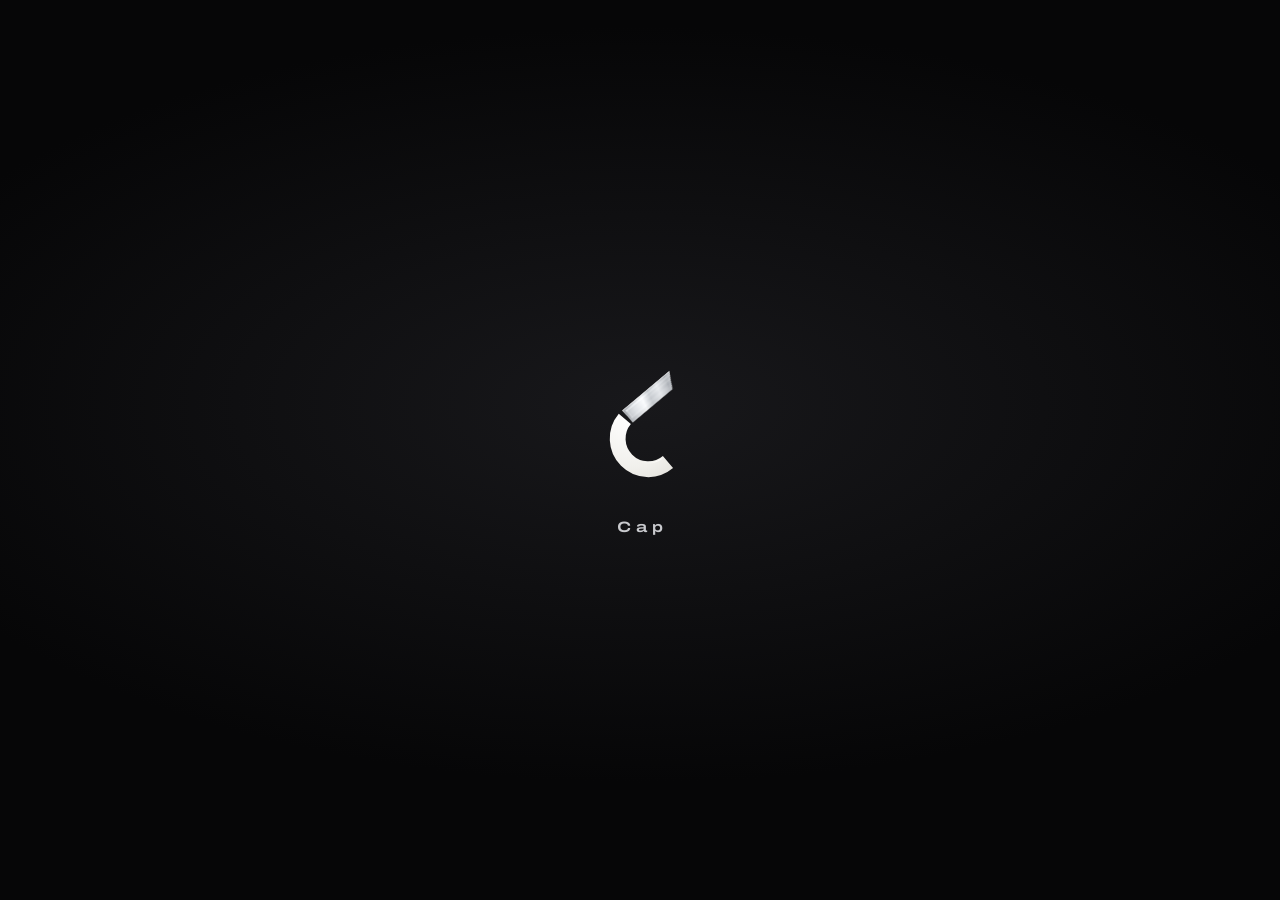
<file: index.html>
<!doctype html><html lang="fr"><head><meta charset="utf-8"><meta http-equiv="Content-Security-Policy" content="default-src 'self'; script-src 'self'; style-src 'self' 'unsafe-inline'; img-src 'self' data: blob:; font-src 'self' data:; connect-src 'self' https://*.supabase.co wss://*.supabase.co https://world.openfoodfacts.org; object-src 'none'; base-uri 'self'; form-action 'none'"><meta name="viewport" content="width=device-width,initial-scale=1,viewport-fit=cover"><meta name="apple-mobile-web-app-capable" content="yes"><meta name="mobile-web-app-capable" content="yes"><meta name="apple-mobile-web-app-status-bar-style" content="default"><meta name="apple-mobile-web-app-title" content="Cap"><link rel="apple-touch-icon" href="icon-180.png?v=3"><link rel="icon" href="icon-192.png?v=3"><link rel="manifest" href="manifest.json"><style>:root{padding-top:env(safe-area-inset-top,0px);padding-bottom:env(safe-area-inset-bottom,0px)}body{margin:0;font:14px system-ui}img{max-width:100%}[hidden]{display:none!important}</style></head><body>
<title>Cap Dubaï</title>
<meta name="claude:viewport-fit-sides" content="cover">
<link rel="stylesheet" href="css/font.css"><link rel="stylesheet" href="css/tokens.css"><link rel="stylesheet" href="css/base.css"><link rel="stylesheet" href="css/components.css"><link rel="stylesheet" href="css/screens.css"><link rel="stylesheet" href="css/theme.css"><link rel="stylesheet" href="css/refonte.css"><link rel="stylesheet" href="css/kit.css">

<div class="app" id="app" aria-live="polite"><div class="screen"><p class="muted" style="text-align:center;margin-top:40vh">Chargement…</p></div></div>

<script src="engine.js"></script>
<script src="logo.js"></script>
<script src="sound.js"></script>
<script src="foods.js"></script>
<script src="config.js"></script>
<script src="sync.js"></script>
<script src="cloud.js"></script>
<script src="training.js"></script>
<script src="business.js"></script>
<script src="contrats.js"></script>
<script src="matrice.js"></script>
<script src="prompts.js"></script>
<script src="ia.js"></script>
<script src="ai.js"></script>
<script src="app.js"></script>
<script src="journal.js"></script>
<script src="kit.js"></script>
<script src="flammes.js"></script>
<script src="accueil.js"></script>
<script src="photos.js"></script>
<script src="seance.js"></script>
<script src="budget.js"></script>
<script src="finances.js"></script>
<script src="projet-budget.js"></script>
<script src="projet.js"></script>
<script src="coach.js"></script>
<script src="iaui.js"></script>
<script src="donnees.js"></script>
</body></html>
</file>
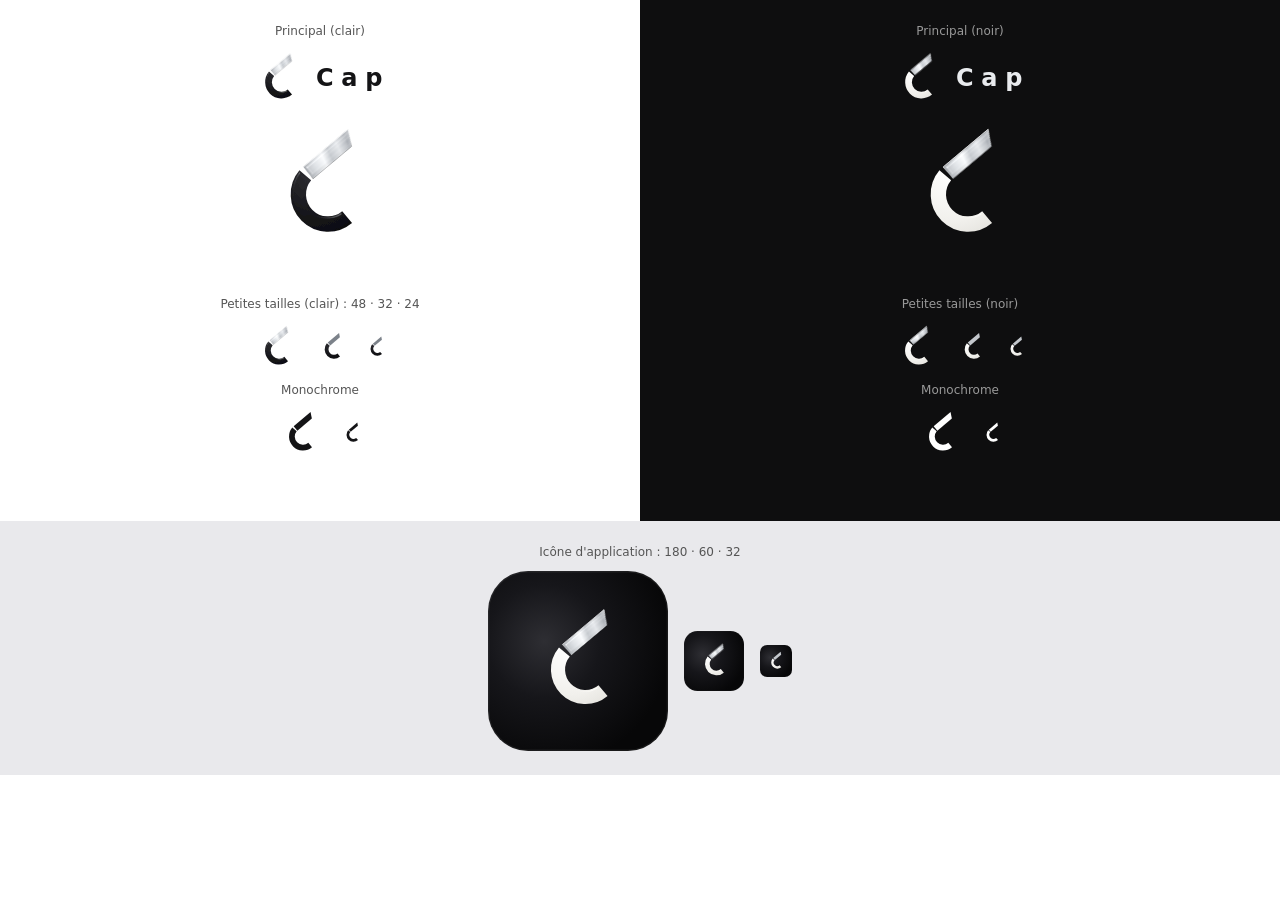
<file: dev/brand/board.html>
<!doctype html><html><head><meta charset="utf-8"><style>
body{margin:0;font:12px -apple-system,system-ui;color:#555}
.g{display:grid;grid-template-columns:1fr 1fr}.c{padding:24px;display:flex;flex-direction:column;gap:12px;align-items:center;min-height:200px}
.d{background:#0E0E0F;color:#999}.r{display:flex;gap:16px;align-items:center}
.cap-word{display:inline-flex;align-items:center;gap:10px;font-size:24px;font-weight:600;letter-spacing:.32em}
</style><script src="../../logo.js"></script></head><body><div class="g" id="g"></div><script>
const L = CapLogo, g = document.getElementById('g');
g.innerHTML =
`<div class="c">Principal (clair)<div>${L.wordmark({ markSize: 56, color: '#141416' })}</div><div class="r">${L.mark({ size: 128 })}</div></div>
<div class="c d">Principal (noir)<div>${L.wordmark({ markSize: 56, mode: 'dark', color: '#E9EBEE' })}</div><div class="r">${L.mark({ size: 128, mode: 'dark' })}</div></div>
<div class="c">Petites tailles (clair) : 48 · 32 · 24<div class="r">${L.mark({ size: 48 })}${L.mark({ size: 32 })}${L.mark({ size: 24 })}</div>Monochrome<div class="r">${L.mark({ size: 48, mode: 'mono', color: '#141416' })}${L.mark({ size: 24, mode: 'mono', color: '#141416' })}</div></div>
<div class="c d">Petites tailles (noir)<div class="r">${L.mark({ size: 48, mode: 'dark' })}${L.mark({ size: 32, mode: 'dark' })}${L.mark({ size: 24, mode: 'dark' })}</div>Monochrome<div class="r">${L.mark({ size: 48, mode: 'mono', color: '#fff' })}${L.mark({ size: 24, mode: 'mono', color: '#fff' })}</div></div>
<div class="c" style="grid-column:1/-1;background:#E9E9EC">Icône d'application : 180 · 60 · 32<div class="r">${L.mark({ size: 180, mode: 'icon' })}${L.mark({ size: 60, mode: 'icon' })}${L.mark({ size: 32, mode: 'icon' })}</div></div>`;
</script></body></html>
</file>
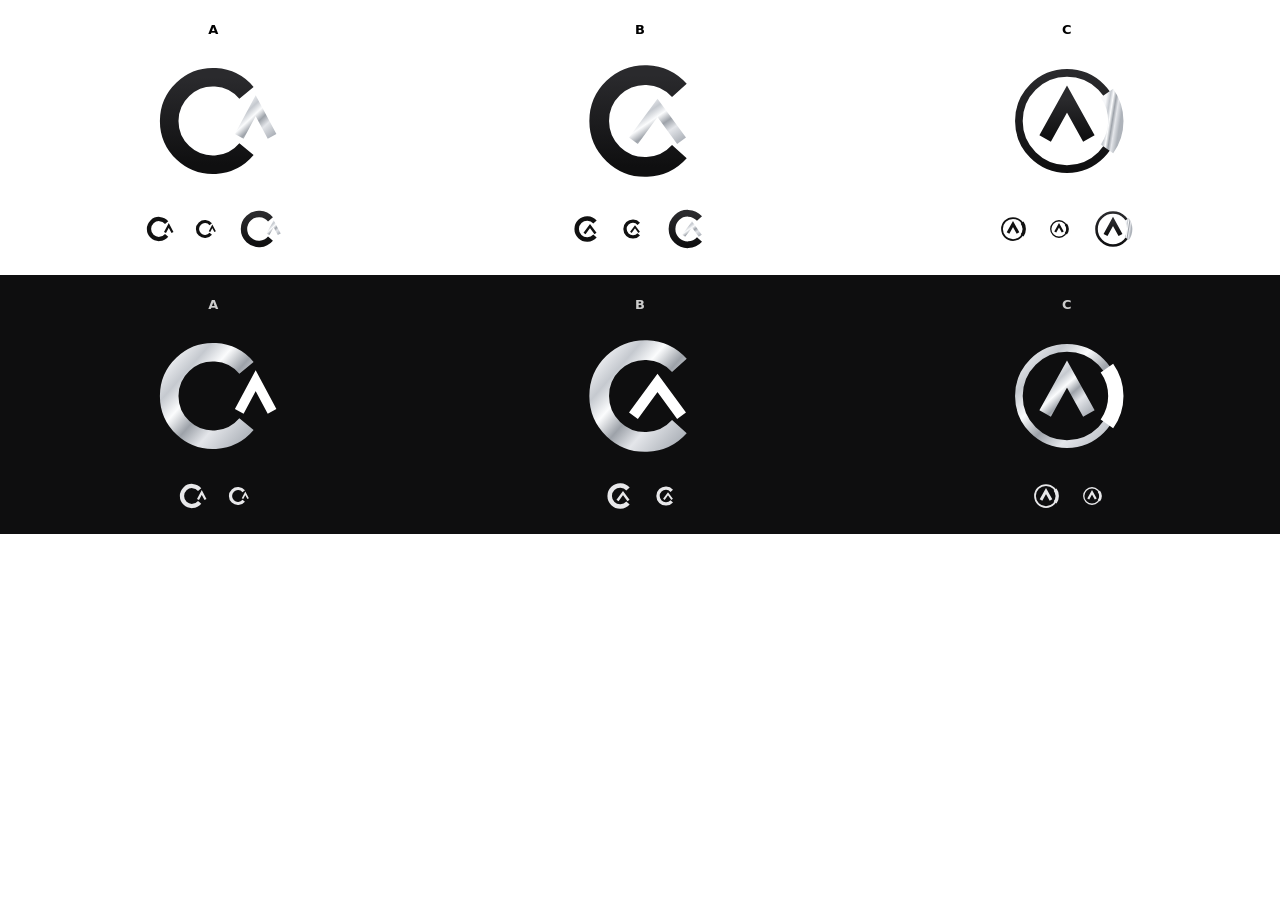
<file: dev/brand/explore.html>
<!doctype html><html><head><meta charset="utf-8"><style>
body{margin:0;font:13px -apple-system,system-ui;background:#fff;display:grid;grid-template-columns:repeat(3,1fr);gap:0}
.cell{padding:22px;display:flex;flex-direction:column;gap:14px;align-items:center}
.dark{background:#0E0E0F;color:#ccc}.row{display:flex;gap:18px;align-items:center}
</style></head><body>
<svg width="0" height="0" style="position:absolute"><defs>
<linearGradient id="silver" x1="0" y1="0" x2="1" y2="1"><stop offset="0" stop-color="#F7F8FA"/><stop offset=".22" stop-color="#C5C9CF"/><stop offset=".38" stop-color="#FBFCFD"/><stop offset=".55" stop-color="#9DA2A9"/><stop offset=".72" stop-color="#E4E6EA"/><stop offset="1" stop-color="#AEB3BA"/></linearGradient>
<linearGradient id="matte" x1="0" y1="0" x2="0" y2="1"><stop offset="0" stop-color="#2A2A2D"/><stop offset="1" stop-color="#0F0F10"/></linearGradient>
</defs></svg>
<script>
const V = {
 A: (c, ch) => `<path d="M94.6 38.3A40 40 0 1 0 94.6 89.7" fill="none" stroke="${c}" stroke-width="17" stroke-linecap="butt"/><path d="M88 78 L103 50 L118 78" fill="none" stroke="${ch}" stroke-width="9" stroke-linejoin="miter" stroke-linecap="butt"/>`,
 B: (c, ch) => `<path d="M100 36 A42 42 0 1 0 100 92" fill="none" stroke="${c}" stroke-width="18"/><path d="M58 82 L80 52 L102 82" fill="none" stroke="${ch}" stroke-width="10" stroke-linejoin="miter"/>`,
 C: (c, ch) => `<circle cx="64" cy="64" r="44" fill="none" stroke="${c}" stroke-width="7"/><path d="M100.5 38.5A44 44 0 0 1 100.5 89.5" fill="none" stroke="${ch}" stroke-width="14"/><path d="M44 80 L64 44 L84 80" fill="none" stroke="${c}" stroke-width="12" stroke-linejoin="miter"/>`
};
let out='';
for (const k of 'ABC') {
 const svg=(c,ch,s)=>`<svg viewBox="0 0 128 128" width="${s}" height="${s}">${V[k](c,ch)}</svg>`;
 out += `<div class="cell"><b>${k}</b>${svg('url(#matte)','url(#silver)',140)}<div class="row">${svg('#111','#111',32)}${svg('#111','#111',24)}${svg('url(#matte)','url(#silver)',48)}</div></div>`;
}
for (const k of 'ABC') {
 const svg=(c,ch,s)=>`<svg viewBox="0 0 128 128" width="${s}" height="${s}">${V[k](c,ch)}</svg>`;
 out += `<div class="cell dark"><b>${k}</b>${svg('url(#silver)','#FFFFFF',140)}<div class="row">${svg('#E8E8EA','#E8E8EA',32)}${svg('#E8E8EA','#E8E8EA',24)}</div></div>`;
}
document.body.insertAdjacentHTML('beforeend', out);
</script></body></html>
</file>
<file: css/font.css>
/* Cap — police Archivo Cap embarquée (extrait d’index.html le 10/11/2026 ; ordre de chargement : font, tokens, base, components, screens, theme) */
@font-face{font-family:"Archivo Cap";src:url([data-uri]) format("woff2");font-weight:100 900;font-stretch:62% 125%;font-style:normal;font-display:swap}
/* Archivo (Omnibus-Type), licence SIL OFL 1.1 — grotesque industrielle à axe de largeur : texte en largeur normale, titres et chiffres élargis, marque CAP en extra-large */
</file>
<file: css/tokens.css>
/* Cap — jetons : couleurs, typographie, espacements, rayons, ombres, mouvement (extrait d’index.html le 10/11/2026 ; ordre de chargement : font, tokens, base, components, screens, theme) */
/* Layout: appli iOS en une colonne. Contenu sur surfaces blanches pleines ; verre (Liquid Glass) réservé
   à la barre d'onglets flottante, aux boutons flottants, aux panneaux et au sélecteur segmenté. Thème clair voulu. */
:root{
  color-scheme:light;
  /* Couleurs */
  --bg:#F5F5F7; --surface:#FFFFFF; --ink:#1D1D1F; --ink-2:#424245; --muted:#6E6E73; --faint:#AEAEB2;
  --line:rgba(60,60,67,.12); --fill:rgba(118,118,128,.10); --fill-2:rgba(118,118,128,.16);
  --accent:#2C2C2E; --accent-soft:rgba(28,28,30,.07); --steel:#5E7891;
  --matte:linear-gradient(180deg,#2D2D30 0%,#19191B 52%,#0E0E0F 100%); --silver:linear-gradient(115deg,#F6F7F9 0%,#C3C7CD 20%,#FCFCFD 36%,#9AA0A7 52%,#E3E5E9 70%,#B0B5BC 86%,#E9EBEE 100%);
  --body:#E8553A; --body-soft:rgba(232,85,58,.10);
  --money:#1F8A5B; --money-soft:rgba(31,138,91,.10);
  --warn:#A15C00; --warn-soft:rgba(255,159,10,.14);
  --bad:#C4111B; --bad-soft:rgba(255,59,48,.10);
  --good:#1F7A39;
  /* Typographie */
  --f:"Archivo Cap",-apple-system,BlinkMacSystemFont,"Helvetica Neue","Segoe UI",Roboto,Arial,sans-serif;
  --t-large:34px; --t-1:28px; --t-2:22px; --t-3:20px; --t-head:17px; --t-body:17px; --t-call:16px; --t-sub:15px; --t-foot:13px; --t-cap:12px;
  /* Espacements, rayons, ombres */
  --s1:4px; --s2:8px; --s3:12px; --s4:16px; --s5:20px; --s6:24px; --s8:32px;
  --r-s:10px; --r-m:14px; --r-l:20px; --r-xl:28px;
  --shadow:0 1px 2px rgba(0,0,0,.04),0 6px 20px rgba(0,0,0,.04);
  /* Matériau verre */
  --glass:rgba(255,255,255,.58); --glass-strong:rgba(250,250,252,.80);
  --glass-edge:rgba(255,255,255,.75);
  --glass-shadow:inset 0 1px 0 rgba(255,255,255,.95),inset 0 -1px 0 rgba(0,0,0,.04),0 10px 30px rgba(0,0,0,.10),0 1px 3px rgba(0,0,0,.06);
  /* Mouvement */
  --ease:cubic-bezier(.2,.8,.2,1); --spring:cubic-bezier(.34,1.4,.64,1); --d1:160ms; --d2:240ms;
}
:root{--m-tap:120ms;--m-state:220ms;--m-panel:380ms;--m-reveal:600ms;--m-soft:cubic-bezier(.2,.8,.2,1);--m-spring:cubic-bezier(.34,1.4,.64,1)}
/* Refonte (10/11/2026) : palette de marque et rôles. Corail = corps et action ; vert = faits financiers positifs réels ;
   argent minéral = projet et éléments secondaires ; obsidienne = la pièce forte unique d'un écran. */
:root{--obsidienne:#0C0C0D;--graphite:#2A2A2D;--blanc-casse:#F4F3F0;--argent-min:#A7ABB1;
  --corps:#E8553A;--corps-fonce:#B8391F;--argent:#1F8A5B;--projet:#5B6470;
  --hair:rgba(28,28,30,.10);--zone:44px}
</file>
<file: css/base.css>
/* Cap — base, matériau verre, mise en page, listes, chiffres, statuts, boutons (extrait d’index.html le 10/11/2026 ; ordre de chargement : font, tokens, base, components, screens, theme) */
html,body{height:100%}
body{background:var(--bg);color:var(--ink);font-family:var(--f);font-size:var(--t-body);line-height:1.35;-webkit-font-smoothing:antialiased;-webkit-tap-highlight-color:transparent}
body::before{content:"";position:fixed;inset:0 0 auto;height:env(safe-area-inset-top,0px);background:var(--bg);z-index:40}
*{box-sizing:border-box}
button,input,select,textarea{font:inherit;color:inherit}
button{cursor:pointer}
:focus-visible{outline:3px solid var(--accent);outline-offset:2px;border-radius:8px}
svg.i{width:22px;height:22px;flex:none;stroke:currentColor;fill:none;stroke-width:1.8;stroke-linecap:round;stroke-linejoin:round}
.num{font-variant-numeric:tabular-nums}
/* Chiffres animés : gardent la taille et la couleur de leur conteneur (jamais celles des légendes) */
.hero [data-nk],.stat [data-nk]{font-size:inherit;color:inherit;font-weight:inherit;letter-spacing:inherit;line-height:inherit}
.sr{position:absolute;width:1px;height:1px;overflow:hidden;clip:rect(0 0 0 0)}

/* ---------- Matériau verre ---------- */
.glass{position:relative;background:var(--glass);-webkit-backdrop-filter:blur(22px) saturate(185%);backdrop-filter:blur(22px) saturate(185%);border:.5px solid var(--glass-edge);box-shadow:var(--glass-shadow)}
.glass::before{content:"";position:absolute;inset:0;border-radius:inherit;pointer-events:none;background:linear-gradient(180deg,rgba(255,255,255,.55),rgba(255,255,255,0) 45%)}
@supports not ((backdrop-filter:blur(1px)) or (-webkit-backdrop-filter:blur(1px))){.glass{background:rgba(255,255,255,.94)}}
.press{transition:transform var(--d1) var(--ease),background var(--d1) var(--ease)}
.press:active{transform:scale(.96)}

/* ---------- Mise en page ---------- */
.app{max-width:520px;margin:0 auto;min-height:100%;padding-left:max(16px,env(safe-area-inset-left,0px));padding-right:max(16px,env(safe-area-inset-right,0px))}
.screen{display:flex;flex-direction:column;gap:var(--s6);padding-block:var(--s3) calc(120px + env(safe-area-inset-bottom,0px))}
.lt{display:flex;flex-direction:column;gap:2px;padding-top:var(--s4)}
.lt h1{font-size:var(--t-large);font-weight:700;letter-spacing:-.022em;margin:0;line-height:1.1}
.lt p{margin:0;color:var(--muted);font-size:var(--t-sub)}
.sec{display:flex;flex-direction:column;gap:var(--s2)}
.sec>h2{font-size:var(--t-3);font-weight:700;letter-spacing:-.01em;margin:0 4px}
.sec>.hint{font-size:var(--t-foot);color:var(--muted);margin:0 4px}
.cap{font-size:var(--t-foot);color:var(--muted);text-transform:uppercase;letter-spacing:.04em;margin:0 16px 2px}
.panel{background:var(--surface);border-radius:var(--r-l);box-shadow:var(--shadow);padding:var(--s4);display:flex;flex-direction:column;gap:var(--s3);min-width:0}
.panel.flush{padding:0;gap:0;overflow:hidden}
.muted{color:var(--muted)} .foot{font-size:var(--t-foot)} .sub{font-size:var(--t-sub)}
p{margin:0}

/* Liste groupée (style Réglages) */
.cell{display:flex;align-items:center;gap:var(--s3);min-height:48px;padding:10px 16px;width:100%;background:none;border:0;text-align:left;position:relative}
.cell+.cell::before{content:"";position:absolute;left:16px;right:0;top:0;height:.5px;background:var(--line)}
.cell .lbl{flex:1;min-width:0}
.cell .lbl small{display:block;color:var(--muted);font-size:var(--t-foot);margin-top:1px}
.cell .val{color:var(--muted);font-size:var(--t-sub);text-align:right;max-width:55%;overflow:hidden;text-overflow:ellipsis;white-space:nowrap}
.cell .chev{color:var(--faint);width:16px;height:16px}
button.cell:active{background:var(--fill)}
.cell.danger{color:var(--bad)}
.ico{width:30px;height:30px;border-radius:8px;display:grid;place-items:center;flex:none;color:#fff}
.ico svg.i{width:18px;height:18px}

/* Chiffres clés */
.stats{display:grid;grid-template-columns:repeat(3,minmax(0,1fr));gap:var(--s2)}
.stat{background:var(--surface);border-radius:var(--r-m);box-shadow:var(--shadow);padding:12px;display:flex;flex-direction:column;gap:2px;min-width:0}
.stat b{font-size:var(--t-3);font-weight:700;font-variant-numeric:tabular-nums;letter-spacing:-.01em;white-space:nowrap;overflow:hidden;text-overflow:ellipsis}
.stat span{font-size:var(--t-cap);color:var(--muted)}
.hero{display:flex;align-items:flex-end;justify-content:space-between;gap:var(--s3)}
.hero b{font-size:44px;font-weight:700;letter-spacing:-.03em;line-height:1;font-variant-numeric:tabular-nums}
.hero span{color:var(--muted);font-size:var(--t-sub)}

/* Statuts */
.chip{display:inline-flex;align-items:center;gap:6px;font-size:var(--t-foot);font-weight:600;border-radius:999px;padding:4px 10px;white-space:nowrap}
.chip.good{background:rgba(52,199,89,.14);color:var(--good)} .chip.warn{background:var(--warn-soft);color:var(--warn)} .chip.bad{background:var(--bad-soft);color:var(--bad)} .chip.neutral{background:var(--fill);color:var(--ink-2)} .chip.info{background:var(--accent-soft);color:var(--accent)}
.alert{display:flex;gap:12px;padding:14px 16px;border-radius:var(--r-m);background:var(--surface);box-shadow:var(--shadow);border-left:4px solid var(--faint)}
.alert.bloquant{border-left-color:var(--bad)} .alert.attention{border-left-color:#FF9F0A} .alert.info{border-left-color:var(--accent)}
.alert h3{font-size:var(--t-sub);font-weight:600;margin:0 0 2px}
.alert p{font-size:var(--t-sub);color:var(--ink-2);line-height:1.4}
.alert .acts{display:flex;flex-wrap:wrap;gap:8px;margin-top:8px}
.link{background:none;border:0;color:var(--accent);font-weight:600;font-size:var(--t-sub);padding:4px 0}
.bar{height:6px;border-radius:3px;background:var(--fill-2);overflow:hidden}
.bar>i{display:block;height:100%;border-radius:3px;transition:width var(--d2) var(--ease)}

/* Boutons */
.btn{display:flex;align-items:center;justify-content:center;gap:8px;width:100%;min-height:52px;border:0;border-radius:999px;background:var(--ink);color:#fff;font-size:var(--t-head);font-weight:600;padding:0 22px;transition:transform var(--d1) var(--ease),opacity var(--d1)}
.btn:active{transform:scale(.97)}
.btn:disabled{opacity:.28;cursor:default;transform:none}
.btn.secondary{background:var(--fill);color:var(--ink)}
.btn.tinted{background:var(--accent-soft);color:var(--accent)}
.btn.small{min-height:40px;font-size:var(--t-sub);width:auto}
.btn.text{background:none;color:var(--accent);min-height:40px}
.row-btns{display:flex;gap:var(--s2)}
.ia-actions{display:grid;grid-template-columns:repeat(auto-fit,minmax(140px,1fr));gap:var(--s2)}.ia-actions .btn{width:100%;height:auto;min-height:44px;padding:10px 14px;line-height:1.25;white-space:normal;text-wrap:balance} .row-btns>*{flex:1}
</file>
<file: css/components.css>
/* Cap — composants : questionnaire, règle, saisie, segmenté, onglets, panneaux, graphiques, séances (extrait d’index.html le 10/11/2026 ; ordre de chargement : font, tokens, base, components, screens, theme) */
/* ---------- Questionnaire ---------- */
.ob{min-height:100%;display:flex;flex-direction:column;padding-block:8px calc(130px + env(safe-area-inset-bottom,0px))}
.ob-top{position:sticky;top:env(safe-area-inset-top,0px);z-index:10;display:flex;align-items:center;gap:12px;padding:8px 0;background:var(--bg)}
.round{width:40px;height:40px;border-radius:50%;display:grid;place-items:center;border:0;flex:none;color:var(--ink)}
.round[hidden]{display:none!important}
.prog{flex:1;display:flex;flex-direction:column;gap:4px}
.prog .track{height:4px;border-radius:2px;background:var(--fill-2);overflow:hidden}
.prog .track i{display:block;height:100%;background:var(--ink);border-radius:2px;transition:width var(--d2) var(--ease)}
.prog small{font-size:var(--t-cap);color:var(--muted);font-variant-numeric:tabular-nums}
.stage{display:flex;flex-direction:column;gap:var(--s5);padding-top:var(--s4)}
.stage .kicker{font-size:var(--t-foot);font-weight:600;color:var(--muted);text-transform:uppercase;letter-spacing:.05em}
.stage h1{font-size:var(--t-1);font-weight:700;letter-spacing:-.02em;line-height:1.15;margin:0;text-wrap:balance}
.stage .lead{color:var(--muted);font-size:var(--t-sub);line-height:1.45;margin-top:-8px}
.content{display:flex;flex-direction:column;gap:10px;padding-top:var(--s4)}
.in-r{animation:inR var(--d2) var(--ease)} .in-l{animation:inL var(--d2) var(--ease)}
@keyframes inR{from{opacity:0;transform:translateX(24px)}to{opacity:1;transform:none}}
@keyframes inL{from{opacity:0;transform:translateX(-24px)}to{opacity:1;transform:none}}
.choice{display:flex;align-items:center;gap:14px;width:100%;text-align:left;background:var(--surface);border:0;border-radius:var(--r-m);box-shadow:var(--shadow),inset 0 0 0 1px var(--line);padding:14px 16px;min-height:60px;transition:box-shadow var(--d1) var(--ease),background var(--d1) var(--ease),transform var(--d1) var(--ease)}
.choice:active{transform:scale(.985)}
.choice .ci{width:36px;height:36px;border-radius:10px;display:grid;place-items:center;background:var(--fill);color:var(--ink-2);flex:none}
.choice .ct{flex:1;min-width:0;font-size:var(--t-head);font-weight:600}
.choice .ct small{display:block;font-size:var(--t-foot);font-weight:400;color:var(--muted);margin-top:2px;line-height:1.35}
.choice .ck{width:24px;height:24px;border-radius:50%;box-shadow:inset 0 0 0 1.5px var(--faint);flex:none;display:grid;place-items:center;color:#fff;transition:background var(--d1),box-shadow var(--d1)}
.choice .ck svg{width:14px;height:14px;stroke-width:3;opacity:0;transform:scale(.6);transition:all var(--d1) var(--spring)}
.choice[aria-checked="true"]{background:var(--accent-soft);box-shadow:inset 0 0 0 1.5px var(--accent)}
.choice[aria-checked="true"] .ci{background:var(--accent);color:#fff}
.choice[aria-checked="true"] .ck{background:var(--accent);box-shadow:none}
.choice[aria-checked="true"] .ck svg{opacity:1;transform:none}
.choice.multi .ck{border-radius:7px}
.grid2{display:grid;grid-template-columns:1fr 1fr;gap:10px}
.grid2 .choice{min-height:56px;justify-content:center;text-align:center}
.grid2 .choice .ct{text-align:center}
.grid2 .choice .ck{display:none}
.ob-bar{position:fixed;left:0;right:0;bottom:0;z-index:20;display:flex;justify-content:center;padding:12px max(16px,env(safe-area-inset-right,0px)) calc(12px + env(safe-area-inset-bottom,0px)) max(16px,env(safe-area-inset-left,0px));pointer-events:none}
.ob-bar .in{pointer-events:auto;width:100%;max-width:488px;border-radius:var(--r-xl);padding:10px;display:flex;flex-direction:column;gap:4px}
.err{color:var(--bad);font-size:var(--t-foot);min-height:1em}
.note{background:var(--surface);border-radius:var(--r-m);box-shadow:var(--shadow);padding:14px 16px;font-size:var(--t-sub);line-height:1.45;color:var(--ink-2)}
.note b{color:var(--ink)}
.note.tint{background:var(--accent-soft);box-shadow:none}

/* Règle */
.ruler{display:flex;flex-direction:column;gap:6px;user-select:none;-webkit-user-select:none}
.ruler-head{display:flex;align-items:center;justify-content:space-between;gap:12px}
.ruler-value{flex:1;border:0;background:none;display:flex;flex-direction:column;align-items:center;gap:0;padding:4px 0;min-width:0}
.ruler-value small{font-size:var(--t-foot);color:var(--muted)}
.ruler-value .big{font-size:52px;font-weight:700;letter-spacing:-.035em;font-variant-numeric:tabular-nums;line-height:1.05;display:flex;align-items:baseline;gap:6px}
.ruler-value .big em{font-style:normal;font-size:22px;font-weight:600;color:var(--muted);letter-spacing:0}
.ruler.untouched .ruler-value .big{color:var(--faint)}
.ruler-input{width:100%;max-width:220px;border:0;border-bottom:2px solid var(--accent);background:none;font-size:44px;font-weight:700;text-align:center;font-variant-numeric:tabular-nums;padding:2px 0}
.ruler-input:focus{outline:none}
.stepbtn{width:44px;height:44px;border-radius:50%;border:0;display:grid;place-items:center;flex:none;color:var(--ink)}
.ruler-track{position:relative;height:76px;touch-action:none;cursor:grab;border-radius:var(--r-m);-webkit-mask-image:linear-gradient(90deg,transparent,#000 18%,#000 82%,transparent);mask-image:linear-gradient(90deg,transparent,#000 18%,#000 82%,transparent)}
.ruler-track:active{cursor:grabbing}
.ruler-track canvas{display:block;width:100%;height:100%}
.ruler-needle{position:absolute;left:50%;top:0;width:3px;height:52px;margin-left:-1.5px;border-radius:2px;background:var(--accent);pointer-events:none}
.ruler-meta{text-align:center;font-size:var(--t-foot);color:var(--muted)}
.ruler-track:focus-visible{outline:3px solid var(--accent);outline-offset:2px}

/* Saisie monétaire */
.money{display:flex;flex-direction:column;align-items:center;gap:8px}
.money .box{display:flex;align-items:baseline;justify-content:center;gap:6px;width:100%}
.money input{width:100%;max-width:280px;border:0;border-bottom:2px solid var(--line);background:none;font-size:48px;font-weight:700;letter-spacing:-.03em;text-align:center;padding:4px 0;font-variant-numeric:tabular-nums}
.money input:focus{outline:none;border-bottom-color:var(--accent)}
.money .eur{font-size:32px;font-weight:700;color:var(--muted)}
.field{display:flex;flex-direction:column;gap:6px;font-size:var(--t-foot);color:var(--muted)}
.field input,.field textarea{background:var(--surface);border:0;box-shadow:inset 0 0 0 1px var(--line);border-radius:var(--r-s);padding:12px 14px;font-size:var(--t-body);color:var(--ink);width:100%}
.field input:focus,.field textarea:focus{outline:none;box-shadow:inset 0 0 0 2px var(--accent)}

/* Segmenté (verre) */
.seg{position:relative;display:flex;border-radius:999px;padding:3px;background:var(--fill)}
.seg button{position:relative;z-index:1;flex:1;border:0;background:none;border-radius:999px;min-height:34px;font-size:var(--t-sub);font-weight:600;color:var(--ink-2)}
.seg .thumb{position:absolute;top:3px;bottom:3px;left:3px;border-radius:999px;transition:transform var(--d2) var(--ease),width var(--d2) var(--ease)}

/* ---------- Barre d'onglets flottante ---------- */
.tabbar{position:fixed;left:0;right:0;bottom:0;z-index:30;display:flex;justify-content:center;padding:0 max(12px,env(safe-area-inset-right,0px)) calc(10px + env(safe-area-inset-bottom,0px)) max(12px,env(safe-area-inset-left,0px));pointer-events:none}
.tabbar .in{pointer-events:auto;display:flex;gap:2px;padding:5px;border-radius:999px;max-width:488px;width:100%;position:relative}
.tabbar .pill{position:absolute;top:5px;bottom:5px;left:5px;border-radius:999px;background:rgba(255,255,255,.75);box-shadow:inset 0 0 0 .5px rgba(0,0,0,.06),0 2px 8px rgba(0,0,0,.08);transition:transform var(--d2) var(--spring),width var(--d2) var(--ease)}
.tabbar button{position:relative;z-index:1;flex:1;border:0;background:none;display:flex;flex-direction:column;align-items:center;gap:1px;padding:7px 2px 6px;border-radius:999px;font-size:11px;font-weight:500;color:var(--ink-2);min-width:0}
.tabbar button svg.i{width:24px;height:24px}
.tabbar button[aria-current="page"]{color:var(--accent);font-weight:600}
.tabbar button span{white-space:nowrap;overflow:hidden;text-overflow:ellipsis;max-width:100%}
.ia-attente{display:flex;gap:6px;justify-content:center;padding:12px}.ia-attente i{width:8px;height:8px;border-radius:50%;background:var(--silver,#9aa0a7);animation:iaPoint 1.2s infinite ease-in-out}.ia-attente i:nth-child(2){animation-delay:.15s}.ia-attente i:nth-child(3){animation-delay:.3s}@keyframes iaPoint{0%,80%,100%{opacity:.25;transform:scale(.8)}40%{opacity:1;transform:scale(1)}}@media (prefers-reduced-motion:reduce){.ia-attente i{animation:none;opacity:.6}}
select{font:inherit;padding:12px 14px;border-radius:var(--r-s);border:0;box-shadow:inset 0 0 0 1px var(--line);background:var(--surface);color:var(--ink)}
.tabbar .in.dense button{font-size:10.5px;font-stretch:70%;padding-inline:0}.tabbar .in.dense button svg.i{width:22px;height:22px}

/* ---------- Panneaux (sheets) ---------- */
.scrim{position:fixed;inset:0;z-index:50;background:rgba(0,0,0,.22);display:flex;align-items:flex-end;justify-content:center;animation:fade var(--d2) var(--ease)}
.sheet{width:100%;max-width:520px;max-height:92%;border-radius:var(--r-xl) var(--r-xl) 0 0;display:flex;flex-direction:column;animation:up var(--d2) var(--ease);background:var(--glass-strong)}
.sheet-h{display:flex;align-items:center;justify-content:space-between;gap:8px;padding:10px 16px 6px}
.sheet-h h2{font-size:var(--t-head);font-weight:600;margin:0;text-align:center;flex:1}
.sheet-h .grab{position:absolute;top:6px;left:50%;width:36px;height:5px;margin-left:-18px;border-radius:3px;background:rgba(60,60,67,.3)}
.sheet-b{overflow-y:auto;padding:8px max(16px,env(safe-area-inset-left,0px)) calc(20px + env(safe-area-inset-bottom,0px)) max(16px,env(safe-area-inset-right,0px));display:flex;flex-direction:column;gap:var(--s4)}
@keyframes up{from{transform:translateY(40px);opacity:.6}to{transform:none;opacity:1}}
@keyframes fade{from{opacity:0}to{opacity:1}}
.toast{position:fixed;left:50%;top:calc(12px + env(safe-area-inset-top,0px));transform:translateX(-50%);z-index:60;border-radius:999px;padding:10px 18px;font-size:var(--t-sub);font-weight:600;animation:drop var(--d2) var(--spring)}
@keyframes drop{from{transform:translate(-50%,-20px);opacity:0}to{transform:translate(-50%,0);opacity:1}}

/* Graphiques */
.chart svg{display:block;width:100%;height:auto}
.chart text{fill:var(--muted);font-family:var(--f);font-size:10px}
.legend{display:flex;flex-wrap:wrap;gap:12px;font-size:var(--t-foot);color:var(--muted)}
.legend i{display:inline-block;width:18px;height:0;border-top:2.5px solid;vertical-align:middle;margin-right:6px}
.legend i.dash{border-top-style:dashed} .legend i.dot{border-top-style:dotted}

/* Niveaux d'objectifs */
.tiers{display:flex;flex-direction:column}
.tier{display:grid;grid-template-columns:28px 1fr;gap:12px;padding:12px 16px;position:relative}
.tier+.tier::before{content:"";position:absolute;left:16px;right:0;top:0;height:.5px;background:var(--line)}
.tier .dot{width:28px;height:28px;border-radius:50%;display:grid;place-items:center;font-size:12px;font-weight:700;color:#fff}
.tier h3{font-size:var(--t-foot);font-weight:600;color:var(--muted);text-transform:uppercase;letter-spacing:.04em;margin:2px 0}
.tier p{font-size:var(--t-sub);line-height:1.4}
.tier p b{font-weight:600}

/* Séances */
details.session{background:var(--surface);border-radius:var(--r-l);box-shadow:var(--shadow);overflow:hidden}
details.session summary{list-style:none;display:flex;align-items:center;gap:12px;padding:14px 16px;cursor:pointer}
details.session summary::-webkit-details-marker{display:none}
details.session summary .chev{transition:transform var(--d1) var(--ease);color:var(--faint)}
details.session[open] summary .chev{transform:rotate(90deg)}
.ex{display:grid;grid-template-columns:1fr auto;gap:2px 12px;padding:10px 16px;position:relative}
.ex::before{content:"";position:absolute;left:16px;right:0;top:0;height:.5px;background:var(--line)}
.ex b{font-weight:600;font-size:var(--t-sub)}
.ex .r{font-variant-numeric:tabular-nums;color:var(--ink-2);font-size:var(--t-sub);text-align:right}
.ex small{grid-column:1/-1;color:var(--muted);font-size:var(--t-foot)}
.day{font-size:var(--t-cap);font-weight:700;color:var(--body);text-transform:uppercase;letter-spacing:.04em}

.ring text{font-family:var(--f)}
.calc li{margin-bottom:6px;font-size:var(--t-sub);line-height:1.45;color:var(--ink-2)}
.calc{padding-left:18px;margin:0}
.loader{display:flex;flex-direction:column;gap:10px;padding:24px 0}
.loader div{display:flex;align-items:center;gap:10px;color:var(--faint);font-size:var(--t-call);transition:color var(--d2)}
.loader div.ok{color:var(--ink)}
.loader div svg.i{width:18px;height:18px;opacity:0;transition:opacity var(--d2)}
.loader div.ok svg.i{opacity:1;color:var(--good)}
</file>
<file: css/screens.css>
/* Cap — écrans : accueil, journal, scan, intro, révélation, boussole (extrait d’index.html le 10/11/2026 ; ordre de chargement : font, tokens, base, components, screens, theme) */
/* ---------- v3 : accueil, journal, scan ---------- */
.fab{position:fixed;z-index:31;right:max(18px,calc(50% - 242px));bottom:calc(84px + env(safe-area-inset-bottom,0px));width:58px;height:58px;border-radius:50%;border:0;display:grid;place-items:center;color:var(--ink)}
.fab svg.i{width:28px;height:28px;stroke-width:2.2}
.seg-simple button.on{background:var(--surface);box-shadow:0 1px 3px rgba(0,0,0,.12),0 0 0 .5px rgba(0,0,0,.04);color:var(--ink)}
.seg-simple button{transition:background var(--d1) var(--ease)}
.week{flex:1;display:grid;grid-template-columns:repeat(7,minmax(0,1fr));gap:2px}
.daybtn{border:0;background:none;border-radius:14px;display:flex;flex-direction:column;align-items:center;gap:4px;padding:6px 0;color:var(--ink-2);min-height:64px}
.daybtn small{font-size:11px;color:var(--muted);text-transform:capitalize}
.daybtn b{font-size:13px;font-weight:600;font-variant-numeric:tabular-nums}
.daybtn.on{background:var(--surface);box-shadow:var(--shadow),inset 0 0 0 1.5px var(--ink)}
.daybtn:disabled{opacity:.35}
.ringw{display:inline-grid;place-items:center;flex:none}
.ringw.empty{width:34px;height:34px;border-radius:50%;border:2px dashed var(--faint)}
.switch{width:51px;height:31px;border-radius:999px;background:var(--fill-2);position:relative;flex:none;transition:background var(--d2) var(--ease)}
.switch i{position:absolute;top:2px;left:2px;width:27px;height:27px;border-radius:50%;background:#fff;box-shadow:0 2px 6px rgba(0,0,0,.18);transition:transform var(--d2) var(--spring)}
.switch.on{background:#34C759}
.switch.on i{transform:translateX(20px)}
.tiles{display:grid;grid-template-columns:repeat(2,minmax(0,1fr));gap:10px}
.tile{display:flex;flex-direction:column;align-items:flex-start;gap:6px;text-align:left;background:var(--surface);border:0;border-radius:var(--r-l);box-shadow:var(--shadow);padding:16px;min-height:112px}
.tile b{font-size:var(--t-call);font-weight:600}
.tile small{font-size:var(--t-foot);color:var(--muted)}
.tile-i{width:38px;height:38px;border-radius:12px;display:grid;place-items:center;background:var(--fill);color:var(--ink)}
.tile:disabled{opacity:.45}
.searchbox{display:flex;align-items:center;gap:8px;background:var(--fill);border-radius:12px;padding:0 12px;color:var(--muted)}
.searchbox input{flex:1;border:0;background:none;padding:12px 0;font-size:var(--t-body);color:var(--ink);min-width:0}
.searchbox input:focus{outline:none}
.calgrid{display:grid;grid-template-columns:repeat(7,minmax(0,1fr));gap:4px;text-align:center}
.calgrid small{font-size:var(--t-cap);color:var(--muted);padding:4px 0}
.calday{border:0;background:none;border-radius:12px;min-height:44px;font-variant-numeric:tabular-nums;display:flex;flex-direction:column;align-items:center;justify-content:center;gap:2px;font-size:var(--t-sub)}
.calday i{width:5px;height:5px;border-radius:50%;background:transparent}
.calday.has i{background:var(--body)}
.calday.on{background:var(--ink);color:#fff}
.calday:disabled{opacity:.3}
.chat{display:flex;flex-direction:column;gap:8px}
.bubble{max-width:88%;padding:10px 14px;border-radius:18px;font-size:var(--t-sub);line-height:1.45;white-space:pre-wrap}
.bubble.me{align-self:flex-end;background:var(--accent);color:#fff;border-bottom-right-radius:6px}
.bubble.ai{align-self:flex-start;background:var(--surface);box-shadow:var(--shadow);border-bottom-left-radius:6px}
.photos{display:grid;grid-template-columns:repeat(3,minmax(0,1fr));gap:8px}
.photos figure{margin:0;display:flex;flex-direction:column;gap:4px}
.photos img{width:100%;aspect-ratio:3/4;object-fit:cover;border-radius:12px;background:var(--fill)}
.photos figcaption{font-size:var(--t-cap);color:var(--muted);display:flex;justify-content:space-between;gap:4px;flex-wrap:wrap}
.scan-img{width:100%;max-height:300px;object-fit:cover;border-radius:var(--r-l);display:block}
.field textarea{resize:vertical;min-height:64px}
label.btn{cursor:pointer}

/* Mouvement de Cap : tap 120 ms · état 220 ms · panneau 380 ms · révélation 600 ms ; ressort pour les contrôles */

/* Écran d'accueil — aligné à gauche, une seule pièce forte : le monogramme métal */
.wl{gap:0;padding-top:4px}
.wl-brand{display:flex;align-items:center;height:44px;animation:wlFade var(--m-reveal) var(--m-soft) both}
.cap-word{display:inline-flex;align-items:center;gap:9px;font-size:18px;font-weight:600;letter-spacing:.01em}
.wl-stage{position:relative;height:clamp(150px,30vh,280px);display:grid;place-items:center;margin:2vh 0 3vh}
.wl-halo{position:absolute;width:min(300px,80%);aspect-ratio:1;border-radius:50%;background:radial-gradient(closest-side,rgba(214,218,224,.13),rgba(214,218,224,0));pointer-events:none}
.wl-hero-mark{position:relative;height:calc(100% - 16px);max-height:200px;aspect-ratio:1;border:0;padding:0;background:none;cursor:pointer;animation:wlLens var(--m-reveal) var(--m-soft) both;-webkit-tap-highlight-color:transparent}
.wl-hero-mark svg{width:100%;height:100%;display:block}
.wl-hero-mark:focus-visible{outline:2px solid var(--ink);outline-offset:6px;border-radius:24px}
.wl-hero-mark:active{transform:scale(.97);transition:transform var(--m-tap)}
/* Reflet : une bande de lumière découpée à la silhouette exacte du logo (masque fourni par CapLogo.masque()) */
.lg-sheen{position:absolute;inset:0;pointer-events:none;opacity:0;background:linear-gradient(105deg,transparent 30%,rgba(255,255,255,0) 40%,rgba(255,255,255,.9) 50%,rgba(255,255,255,0) 60%,transparent 70%) no-repeat;background-size:250% 100%;background-position:120% 0;-webkit-mask-size:contain;mask-size:contain;-webkit-mask-repeat:no-repeat;mask-repeat:no-repeat;-webkit-mask-position:center;mask-position:center}
.lg-sheen.run{animation:sheen .95s var(--m-soft) both}
@keyframes sheen{0%{opacity:1;background-position:120% 0}100%{opacity:1;background-position:-20% 0}}
.wl-title{font-size:clamp(36px,10.5vw,48px);font-weight:760;font-stretch:88%;letter-spacing:-.035em;line-height:1.02;margin:0;max-width:11ch;text-wrap:balance;animation:wlRise var(--m-reveal) var(--m-soft) .3s both}
.wl-sub{font-size:var(--t-call);color:var(--ink-2);line-height:1.45;margin:14px 0 0;max-width:30ch;animation:wlRise var(--m-reveal) var(--m-soft) .42s both}
.wl-cta{animation:wlRise var(--m-reveal) var(--m-soft) .6s both;background:none;border:0;box-shadow:none}
.wl-foot{text-align:center;margin:6px 0 2px;font-size:var(--t-foot);color:var(--muted)}
/* Scène d'obsidienne (accueil, révélation) : les jetons sont redéfinis localement, le reste de l'appli n'est pas touché */
body.scene{--bg:#09090A;--surface:#141416;--ink:#F2F1EE;--ink-2:#B9BABE;--muted:#85868B;--faint:#4A4B4F;--line:rgba(255,255,255,.10);--fill:rgba(255,255,255,.07);--glass:rgba(20,20,22,.6);--glass-strong:rgba(20,20,22,.8);--glass-edge:rgba(255,255,255,.08);--glass-shadow:none;color-scheme:dark;background:radial-gradient(120% 70% at 50% 18%,#1B1B1E 0%,#09090A 60%) fixed,#09090A}
@keyframes wlLens{from{opacity:0;transform:scale(.94)}to{opacity:1;transform:none}}
@keyframes wlFade{from{opacity:0}to{opacity:1}}
@keyframes wlRise{from{opacity:0;transform:translateY(12px)}to{opacity:1;transform:none}}
.rv{gap:0}
.rv-mark{width:56px;height:56px;margin:4vh 0 3vh}
.rv-title{font-size:clamp(32px,9vw,40px);font-weight:760;letter-spacing:-.03em;line-height:1.05;margin:0;text-wrap:balance}
.rv-sub{color:var(--ink-2);margin:10px 0 22px;font-size:var(--t-call)}
.rv-list{list-style:none;margin:0;padding:0;display:flex;flex-direction:column}
.rv-item{display:grid;grid-template-columns:7.5em 1fr;gap:12px;padding:14px 0;border-top:.5px solid var(--line);animation:wlRise .45s var(--m-soft) both}
.rv-item b{font-weight:600;color:var(--ink)}
.rv-item span{color:var(--ink-2);min-width:0}
.rv-item.alerte span{color:#E9B46A}
.rv-go{width:100%}
body.scene .btn:not(.text):not(.secondary){background:linear-gradient(180deg,#FFFFFF,#E6E5E1);color:#0A0A0B;box-shadow:inset 0 1px 0 #fff,0 8px 24px rgba(0,0,0,.4)}
body.scene .btn:disabled{opacity:.35}
/* Boussole (Accueil) : la seule pièce d'obsidienne de l'écran, trois réponses, aucune décoration */
.boussole{background:radial-gradient(130% 120% at 15% 0%,#232327 0%,#0C0C0D 65%);color:#F2F1EE;border-radius:var(--r-xl);padding:6px 18px;display:flex;flex-direction:column;box-shadow:inset 0 1px 0 rgba(255,255,255,.09),0 14px 34px rgba(0,0,0,.16)}
.bs-l{display:flex;flex-direction:column;gap:3px;padding:13px 0}
.bs-l+.bs-l{border-top:.5px solid rgba(255,255,255,.1)}
.bs-q{font-size:var(--t-foot);color:#9C9DA2}
.bs-r{display:flex;flex-direction:column;gap:2px}.bs-r b{font-size:var(--t-head);font-weight:600;line-height:1.3}
/* Introduction : obsidienne, la lumière révèle la matière */
.intro{position:fixed;inset:0;z-index:100;background:radial-gradient(90% 60% at 50% 45%,#18181B,#060607 70%);display:flex;flex-direction:column;align-items:center;justify-content:center;gap:22px;cursor:pointer;transition:opacity .36s var(--m-soft)}
.intro.out{opacity:0}
.intro-mark{position:relative;width:132px;height:132px}
.intro-mark>span{position:absolute;inset:0}
.intro-metal{opacity:0;filter:brightness(.15);animation:introMetal .7s var(--m-soft) .35s forwards}
.intro-mark .lg-sheen.run{animation:sheen .9s var(--m-soft) .15s both}
.intro-word{font-size:15px;font-weight:600;letter-spacing:.32em;margin-right:-.32em;color:#C9CACE;animation:wlFade .5s var(--m-soft) .8s both}
@keyframes introIn{from{opacity:0;transform:scale(.96)}to{opacity:1;transform:none}}
@keyframes introMetal{0%{opacity:0;filter:brightness(.15)}40%{opacity:1}100%{opacity:1;filter:none}}
@media (max-height:620px){.wl-stage{height:120px;margin:4px 0 10px}.wl-title{font-size:32px}.wl-sub{font-size:var(--t-sub);margin-top:8px}}
</file>
<file: css/theme.css>
/* Cap — identité : Sparkle, typographie, noir mat × argent, hiérarchie des boutons, verre, mouvement (extrait d’index.html le 10/11/2026 ; ordre de chargement : font, tokens, base, components, screens, theme) */
/* ================= Sparkle — d'après « Sparkle Button » de JkHuger (Uiverse.io), adapté et isolé (préfixe sk-) =================
   Corrections : variables par défaut, « runnin » → running, plus d'activation globale via body:has(),
   actif au toucher (.on), au clavier (:focus-visible), au survol souris seulement, états désactivé et chargement,
   violet remplacé par le corail de Cap, halo réduit, particules contenues dans la largeur du bouton. */
.sk{--active:0;--play-state:paused;--transition:.25s;--spark:1.8s;--cut:.1em;--sk-h:220;position:relative;display:block;isolation:isolate;width:100%}
.sk-btn{
  --bg:radial-gradient(40% 50% at center 100%,hsl(var(--sk-h) 10% 82% / calc(var(--active) * .55)),transparent),
       radial-gradient(80% 100% at center 120%,hsl(var(--sk-h) 8% 60% / calc(var(--active) * .5)),transparent),
       linear-gradient(180deg,hsl(240 2% calc(17% + var(--active) * 4%)),hsl(240 3% calc(7% + var(--active) * 4%)));
  background:var(--bg);font-size:var(--t-head);font-weight:600;border:0;cursor:pointer;padding:0 1em;min-height:54px;width:100%;
  display:flex;align-items:center;justify-content:center;gap:.25em;white-space:nowrap;border-radius:100px;position:relative;
  box-shadow:0 0 calc(var(--active) * .7em) 0 hsl(var(--sk-h) 12% 70% / .35),
    0 1px 0 0 hsl(0 0% 100% / .16) inset,0 -1px 0 0 hsl(0 0% 0% / .5) inset,0 6px 16px rgba(0,0,0,.16);
  transition:box-shadow var(--transition),scale var(--transition),background var(--transition);
  scale:calc(1 + (var(--active) * .025));-webkit-tap-highlight-color:transparent}
.sk-btn:active{scale:.98;transition:.12s}
.sk-btn:focus-visible{outline:3px solid #8E949B;outline-offset:3px}
.sk-btn:disabled{cursor:default;opacity:.32;scale:1}
.sk:has(.sk-btn:disabled){--active:0}
.sk.on,.sk.loading,.sk:has(.sk-btn:focus-visible){--active:1;--play-state:running}
@media (hover:hover){.sk:has(.sk-btn:not(:disabled):hover){--active:1;--play-state:running}}
.sk-iconw{display:inline-flex;translate:-25% -5%}
.sk-icon{inline-size:1.25em;block-size:1.25em}
.sk-icon path{color:hsl(0 0% calc((var(--active,0) * 30%) + var(--base)));transform-box:fill-box;transform-origin:center;fill:currentColor;stroke:currentColor;
  animation-delay:calc((var(--transition) * 1.5) + (var(--delay) * 1s));animation-duration:.6s;transition:color var(--transition)}
.sk.on .sk-icon path,.sk.loading .sk-icon path,.sk-btn:focus-visible .sk-icon path{animation-name:sk-bounce}
@media (hover:hover){.sk-btn:hover .sk-icon path{animation-name:sk-bounce}}
.sk.loading .sk-icon path{animation-iteration-count:infinite}
@keyframes sk-bounce{35%,65%{scale:var(--scale)}}
.sk-icon path:nth-of-type(1){--scale:.5;--delay:.1;--base:70%}
.sk-icon path:nth-of-type(2){--scale:1.5;--delay:.2;--base:60%}
.sk-icon path:nth-of-type(3){--scale:2.5;--delay:.35;--base:66%}
.sk-btn::before{content:"";position:absolute;inset:-.2em;z-index:-1;border:.15em solid hsl(var(--sk-h) 10% 72% / .4);border-radius:100px;opacity:var(--active,0);transition:opacity var(--transition)}
.sk-spark{position:absolute;inset:0;border-radius:100px;rotate:0deg;overflow:hidden;-webkit-mask:linear-gradient(white,transparent 50%);mask:linear-gradient(white,transparent 50%);animation:sk-flip calc(var(--spark) * 2) infinite steps(2,end);animation-play-state:var(--play-state)}
@keyframes sk-flip{to{rotate:360deg}}
.sk-spark::before{content:"";position:absolute;width:200%;aspect-ratio:1;top:0%;left:50%;z-index:-1;translate:-50% -15%;rotate:0;transform:rotate(-90deg);opacity:calc(var(--active) * .9 + .15);
  background:conic-gradient(from 0deg,transparent 0 340deg,white 360deg);transition:opacity var(--transition);animation:sk-rotate var(--spark) linear infinite both;animation-play-state:var(--play-state)}
.sk-spark::after{content:"";position:absolute;inset:var(--cut);border-radius:100px}
.sk-backdrop{position:absolute;inset:var(--cut);background:var(--bg);border-radius:100px;transition:background var(--transition)}
@keyframes sk-rotate{to{transform:rotate(90deg)}}
.sk-pen{position:absolute;inset:-60% 0;-webkit-mask:radial-gradient(white,transparent 65%);mask:radial-gradient(white,transparent 65%);z-index:-1;opacity:var(--active,0);transition:opacity var(--transition);pointer-events:none;overflow:hidden}
.sk-p{fill:white;width:calc(var(--size,.25) * 1rem);aspect-ratio:1;position:absolute;top:calc(var(--y) * 1%);left:calc(var(--x) * 1%);opacity:var(--alpha,1);
  animation:sk-float calc(var(--duration,1) * 1s) calc(var(--delay) * -1s) infinite linear;transform-origin:var(--origin-x,1000%) var(--origin-y,1000%);z-index:-1;animation-play-state:var(--play-state,paused)}
.sk-p path{fill:hsl(var(--sk-h) 12% 90%);stroke:none}
.sk-p:nth-of-type(even){animation-direction:reverse}
@keyframes sk-float{to{rotate:360deg}}
.sk-text{translate:2% -6%;letter-spacing:.01ch;background:linear-gradient(90deg,hsl(0 0% calc((var(--active) * 100%) + 96%)),hsl(0 0% calc((var(--active) * 100%) + 78%)));-webkit-background-clip:text;background-clip:text;color:transparent;transition:background var(--transition)}
.sk.loading .sk-btn{cursor:progress}


/* ================= Typographie Archivo ================= */
body{font-stretch:100%;font-feature-settings:"kern" 1}
.lt h1,.stage h1,.sec>h2,.sheet-h h2,.hero b,.stat b,.ruler-value .big,.money input,.calday,.daybtn b,.pct,.big,.tile b,.choice .ct,.btn,.sk-btn{font-stretch:112%}
.lt h1,.stage h1{font-weight:760;letter-spacing:-.025em}
.wl-title{font-weight:800;letter-spacing:-.035em}
.hero b{font-weight:720;letter-spacing:-.025em}
.stat b{font-weight:700;letter-spacing:-.01em}
.ruler-value .big{font-weight:720;letter-spacing:-.03em}
.sec>h2{font-weight:700;letter-spacing:-.01em}
.choice .ct{font-weight:600}
.btn,.sk-btn{font-weight:620;letter-spacing:.01em}
.cap-word,.intro-word{font-stretch:125%;font-weight:640}
.cap,.prog small,.stage .kicker{font-stretch:108%}
.ruler-value small,.foot,.muted{font-stretch:100%}

/* ================= Identité Cap : noir mat × argent brossé × blanc doux ================= */
.btn{position:relative;overflow:hidden;background:var(--matte);color:#F4F5F7;letter-spacing:.005em;
  box-shadow:inset 0 1px 0 rgba(255,255,255,.17),inset 0 -1px 0 rgba(0,0,0,.55),0 1px 1px rgba(0,0,0,.2),0 6px 16px rgba(0,0,0,.13)}
.btn::before{content:"";position:absolute;inset:0;border-radius:inherit;pointer-events:none;background:linear-gradient(105deg,transparent 35%,rgba(255,255,255,.2) 50%,transparent 65%);transform:translateX(-130%)}
.btn:active::before{transform:translateX(130%);transition:transform .5s var(--m-soft)}
.btn::after{content:"";position:absolute;left:14%;right:14%;top:0;height:1px;pointer-events:none;background:linear-gradient(90deg,transparent,rgba(220,224,230,.55),transparent)}
.btn.secondary,.btn.tinted{color:var(--ink);background:repeating-linear-gradient(90deg,rgba(0,0,0,.012) 0 1px,transparent 1px 3px),linear-gradient(180deg,#FFFFFF,#ECEDF0);
  box-shadow:inset 0 0 0 .5px rgba(0,0,0,.16),inset 0 1px 0 #fff,0 1px 2px rgba(0,0,0,.06);-webkit-backdrop-filter:none;backdrop-filter:none}
.btn.secondary::before,.btn.tinted::before{background:linear-gradient(105deg,transparent 35%,rgba(255,255,255,.9) 50%,transparent 65%)}
.btn.secondary::after,.btn.tinted::after{display:none}
.btn.text{background:none;color:var(--ink);box-shadow:none}
.btn.text::before,.btn.text::after{display:none}
.btn:disabled{background:#C9CACD;color:#fff;box-shadow:none}
.btn:disabled::before,.btn:disabled::after{display:none}
.link{color:var(--ink);font-weight:600;text-decoration:underline;text-decoration-thickness:1px;text-underline-offset:3px;text-decoration-color:rgba(0,0,0,.25)}
/* Sélection du questionnaire : passe au noir mat, la coche devient argent */
.choice{transition:background var(--m-state) var(--m-soft),box-shadow var(--m-state),color var(--m-state),transform var(--m-tap)}
.choice[aria-checked="true"]{background:var(--matte);color:#F4F5F7;box-shadow:inset 0 1px 0 rgba(255,255,255,.14),0 6px 16px rgba(0,0,0,.14)}
.choice[aria-checked="true"] .ct small{color:rgba(244,245,247,.66)}
.choice[aria-checked="true"] .ci{background:var(--silver);color:#141416}
.choice[aria-checked="true"] .ck{background:var(--silver);box-shadow:none;color:#141416}
.choice[aria-checked="true"] .ck svg{stroke:#141416}
.daybtn.on{box-shadow:var(--shadow),inset 0 0 0 1.5px #1D1D1F}
.switch.on{background:#1D1D1F}
.tabbar button[aria-current="page"]{color:var(--ink)}
.fab{background:var(--matte)!important;color:#E9EBEE;box-shadow:inset 0 1px 0 rgba(255,255,255,.18),0 10px 26px rgba(0,0,0,.24)!important}
.fab::before,.fab::after{display:none}
.ruler-needle{background:var(--ink)}
.chip.info{background:rgba(28,28,30,.07);color:var(--ink)}
.bubble.me{background:var(--matte)}
@media (max-width:340px){.sk-btn{font-size:16px}}
@media (prefers-reduced-motion:reduce){.sk-spark,.sk-spark::before,.sk-p,.sk-icon path{animation:none!important}.sk-pen{display:none}.sk-btn{scale:1}}

/* ================= Hiérarchie des boutons ================= */
.btn{box-shadow:inset 0 1px 0 rgba(255,255,255,.14),0 1px 2px rgba(0,0,0,.14),0 4px 14px rgba(0,0,0,.08);transition:transform .35s var(--spring),opacity var(--d1),box-shadow var(--d1)}
.btn:active{transform:scale(.97);transition:transform .08s var(--ease)}
.btn.secondary{background:rgba(118,118,128,.12);box-shadow:none;-webkit-backdrop-filter:blur(12px);backdrop-filter:blur(12px)}
.btn.tinted{box-shadow:none}
.btn.text,.link{transition:opacity var(--d1)}
.btn.text{box-shadow:none}
.btn.text:active,.link:active{opacity:.45;transform:none}
.btn:disabled{box-shadow:none}
.btn:focus-visible{outline:3px solid var(--accent);outline-offset:3px}

/* ================= Verre : contour optique, reflet, déformation au toucher ================= */
.glass::after{content:"";position:absolute;inset:0;border-radius:inherit;padding:1px;pointer-events:none;
  background:linear-gradient(140deg,rgba(255,255,255,.95),rgba(255,255,255,.15) 35%,rgba(255,255,255,0) 55%,rgba(255,255,255,.55) 100%);
  -webkit-mask:linear-gradient(#000 0 0) content-box,linear-gradient(#000 0 0);-webkit-mask-composite:xor;mask:linear-gradient(#000 0 0) content-box exclude,linear-gradient(#000 0 0)}
.round.glass,.fab,.stepbtn.glass{transition:transform .45s var(--spring),box-shadow var(--d1)}
.round.glass:active,.fab:active,.stepbtn.glass:active{transform:scale(.9,.86);transition:transform .1s var(--ease)}
.fab{box-shadow:var(--glass-shadow),0 12px 30px rgba(0,0,0,.14)}
.tabbar .pill.moving{animation:pillLiquid .38s var(--ease)}
@keyframes pillLiquid{40%{scale:1.12 .86}100%{scale:1 1}}
.tabbar button{transition:color var(--d1),transform .35s var(--spring)}
.tabbar button:active{transform:scale(.92)}

/* ================= Mouvement : entrée d'écran, panneaux, menu ================= */
.screen.enter>*{animation:enterRise .38s var(--ease) both}
.screen.enter>*:nth-child(2){animation-delay:30ms}.screen.enter>*:nth-child(3){animation-delay:60ms}.screen.enter>*:nth-child(4){animation-delay:90ms}.screen.enter>*:nth-child(5){animation-delay:120ms}.screen.enter>*:nth-child(n+6){animation-delay:150ms}
@keyframes enterRise{from{opacity:0;transform:translateY(10px)}to{opacity:1;transform:none}}
.sheet{animation:sheetUp .36s cubic-bezier(.2,.9,.25,1.05)}
@keyframes sheetUp{from{transform:translateY(60%)}to{transform:none}}
.scrim.closing{animation:fadeOut .22s var(--ease) forwards}
.scrim.closing .sheet{animation:sheetDown .22s var(--ease) forwards}
@keyframes fadeOut{to{opacity:0}}
@keyframes sheetDown{to{transform:translateY(40%)}}
.tiles .tile{animation:enterRise .3s var(--ease) both}
.tile{transition:transform .35s var(--spring)}
.tile:active{transform:scale(.96);transition:transform .08s}
.choice[aria-checked="true"] .ci{animation:pop .3s var(--spring)}
@keyframes pop{50%{transform:scale(1.12)}}
.calday,.daybtn{transition:background var(--d1),box-shadow var(--d1),transform .3s var(--spring)}
.daybtn:active,.calday:active{transform:scale(.92)}
.switch{transition:background var(--d2) var(--ease)}
.switch i{transition:transform .35s var(--spring),width .2s}
.cell[role="switch"]:active .switch i{width:33px}
.cell[role="switch"]:active .switch.on i{transform:translateX(14px)}
@media (prefers-reduced-motion:reduce){.intro{display:none}.lg-sheen{display:none}}
@media (prefers-reduced-motion:reduce){*,*::before{animation:none!important;transition:none!important}}
@media (max-width:360px){:root{--t-large:30px;--t-1:25px}.ruler-value .big{font-size:44px}.stats{grid-template-columns:1fr 1fr}}
</file>
<file: css/refonte.css>
/* Cap — refonte totale (10/11/2026). Chargé en dernier : remplace l'empilement de cartes par des écrans composés.
   Règles : une seule pièce d'obsidienne par écran, peu de bordures, beaucoup d'air, zones tactiles ≥ 44 px. */
body{background:var(--blanc-casse)}
.screen{gap:28px}
.mode-note{text-align:center;margin:8px 0 0}
.mod-corps{--mod:var(--corps)}.mod-argent{--mod:var(--argent)}.mod-projet{--mod:var(--projet)}

/* ---------- Navigation : 5 destinations, barre posée (pas de verre), action centrale en obsidienne ---------- */
.tabbar.nav5{padding:0;background:color-mix(in srgb,var(--blanc-casse) 94%,transparent);-webkit-backdrop-filter:blur(14px);backdrop-filter:blur(14px);border-top:.5px solid var(--hair)}
.tabbar.nav5 .in{max-width:560px;border-radius:0;padding:6px max(10px,env(safe-area-inset-right,0px)) calc(6px + env(safe-area-inset-bottom,0px)) max(10px,env(safe-area-inset-left,0px));gap:0;align-items:center;background:none;box-shadow:none;border:0}
.tabbar.nav5 .nav-d{min-height:var(--zone);gap:3px;font-size:11px;color:var(--muted);border-radius:12px}
.tabbar.nav5 .nav-d svg.i{width:23px;height:23px;stroke-width:1.7}
.tabbar.nav5 .nav-d[aria-current="page"]{color:var(--ink);font-weight:650}
.tabbar.nav5 .nav-d[aria-current="page"] svg.i{stroke-width:2.1}
.tabbar.nav5 .nav-d:focus-visible,.nav-plus:focus-visible{outline:2px solid var(--ink);outline-offset:2px}
.tabbar.nav5 .nav-plus{flex:0 0 auto;width:52px;height:52px;margin:-14px 6px 0;border-radius:50%;border:0;display:grid;place-items:center;color:#F2F1EE;background:radial-gradient(120% 120% at 30% 20%,#34343A,var(--obsidienne) 70%);box-shadow:inset 0 1px 0 rgba(255,255,255,.16),0 8px 22px rgba(0,0,0,.25)}
.tabbar.nav5 .nav-plus svg.i{width:26px;height:26px;stroke-width:2.2}
.tabbar.nav5 .nav-plus:active{transform:scale(.92)}
.screen{padding-bottom:calc(96px + env(safe-area-inset-bottom,0px))!important}

/* ---------- Sélecteurs segmentés (modules, sous-vues) ---------- */
.segs{display:flex;gap:4px;padding:3px;border-radius:12px;background:rgba(28,28,30,.06);overflow-x:auto;scrollbar-width:none}
.segs button{flex:1;min-height:36px;border:0;border-radius:9px;background:none;font:inherit;font-size:var(--t-sub);font-weight:550;color:var(--ink-2);padding:0 12px;white-space:nowrap}
.segs button.on{background:#fff;color:var(--ink);box-shadow:0 1px 2px rgba(0,0,0,.08),0 2px 8px rgba(0,0,0,.05)}
.segs button:focus-visible{outline:2px solid var(--ink);outline-offset:1px}
.segs.sous{background:none;padding:0;gap:18px;border-bottom:.5px solid var(--hair);border-radius:0}
.segs.sous button{flex:0 0 auto;padding:0 0 10px;border-radius:0;min-height:var(--zone);color:var(--muted);box-shadow:none;background:none}
.segs.sous button.on{color:var(--ink);box-shadow:inset 0 -2px 0 var(--mod,var(--ink))}

/* ---------- Parcours ---------- */
.pc-head{display:flex;flex-direction:column;gap:14px;padding-top:8px}
.pc-row{display:flex;justify-content:space-between;align-items:flex-end;gap:12px}
.pc-head h1{margin:0;font-size:var(--t-large);font-weight:760;font-stretch:112%;letter-spacing:-.025em}
.pc-seul{margin:0;color:var(--muted)}

/* ---------- Aujourd'hui ---------- */
.td-head{padding-top:10px}
.td-date{margin:0;color:var(--muted);font-size:var(--t-sub);text-transform:none}
.td-date::first-letter{text-transform:uppercase}
.td-titre{margin:2px 0 0;font-size:clamp(36px,10vw,44px);font-weight:780;font-stretch:118%;letter-spacing:-.035em;line-height:1}
.td-prio{background:radial-gradient(130% 110% at 10% 0%,#26262B 0%,var(--obsidienne) 62%);color:#F2F1EE;border-radius:24px;padding:22px 22px 20px;display:flex;flex-direction:column;gap:10px;box-shadow:0 18px 40px rgba(0,0,0,.18)}
.td-prio-k{margin:0;display:flex;align-items:center;gap:8px;font-size:var(--t-foot);color:#A7ABB1}
.td-prio-k::before{content:"";width:8px;height:8px;border-radius:50%;background:var(--mod,#A7ABB1)}
.td-prio.mod-argent .td-prio-k::before{background:#4CC38A}
.td-prio-t{margin:0;font-size:clamp(24px,7vw,30px);font-weight:720;font-stretch:108%;letter-spacing:-.02em;line-height:1.1;text-wrap:balance}
.td-prio-x{margin:0;color:#C6C7CB;line-height:1.45;max-width:46ch}
.td-prio-go{margin-top:8px;align-self:stretch;background:linear-gradient(180deg,#FFFFFF,#E7E6E2)!important;color:var(--obsidienne)!important;box-shadow:inset 0 1px 0 #fff,0 6px 18px rgba(0,0,0,.35)!important}
.td-prio.mod-corps .td-prio-go{background:linear-gradient(180deg,#F06A4F,var(--corps))!important;color:#fff!important;box-shadow:inset 0 1px 0 rgba(255,255,255,.3),0 6px 18px rgba(232,85,58,.35)!important}
.td-prio.calme{background:#fff;color:var(--ink);box-shadow:none;border:.5px solid var(--hair)}
.td-prio.calme .td-prio-x{color:var(--ink-2)}
.td-bloc{display:flex;flex-direction:column;gap:6px}
.td-h{margin:0 0 4px;font-size:var(--t-head);font-weight:650}
.td-liste{list-style:none;margin:0;padding:0}
.td-ligne{width:100%;display:flex;align-items:center;gap:12px;min-height:56px;border:0;border-top:.5px solid var(--hair);background:none;text-align:left;font:inherit;color:inherit;padding:8px 0}
.td-liste li:first-child .td-ligne{border-top:0}
.td-pastille{width:8px;height:8px;border-radius:50%;background:var(--mod,var(--argent-min));flex:none}
.td-l{flex:1;min-width:0;display:flex;flex-direction:column;gap:2px}
.td-l b{font-weight:600}
.td-l small{color:var(--muted);font-size:var(--t-foot)}
.td-ligne .chev{width:18px;height:18px;color:var(--faint)}
.td-etats{display:flex;flex-direction:column}
.td-etat{display:grid;grid-template-columns:5.2em 1fr;grid-template-rows:auto auto;column-gap:14px;row-gap:2px;align-items:baseline;border:0;border-top:.5px solid var(--hair);background:none;text-align:left;font:inherit;color:inherit;padding:14px 0;min-height:var(--zone)}
.td-etats .td-etat:first-child{border-top:0}
.td-etat-n{grid-row:1/3;font-size:var(--t-sub);color:var(--mod);font-weight:650}
.td-etat-v{font-size:22px;font-weight:700;font-stretch:112%;font-variant-numeric:tabular-nums;letter-spacing:-.01em}
.td-etat-v.vide{font-size:var(--t-call);font-weight:550;color:var(--muted);font-stretch:100%}
.td-etat small{color:var(--muted);font-size:var(--t-foot);grid-column:2}
.td-verif summary{cursor:pointer;min-height:var(--zone);display:flex;align-items:center;font-weight:600;color:var(--warn)}
.td-verif[open]{display:flex;flex-direction:column;gap:10px}

/* ---------- Ajout (action centrale) ---------- */
.tile{box-shadow:none;border:.5px solid var(--hair);min-height:96px}
.tile .tile-i{color:var(--mod,var(--ink));background:color-mix(in srgb,var(--mod,var(--ink)) 10%,transparent)}

/* ---------- États vides ---------- */
.vide{display:flex;flex-direction:column;gap:12px;align-items:flex-start;padding:8px 0}
.vide p{margin:0;color:var(--ink-2);max-width:40ch;line-height:1.45}
@media (prefers-reduced-motion:reduce){.tabbar.nav5 .nav-plus:active{transform:none}}

/* ---------- Progression visuelle ---------- */
.ph-vide .vide-t{font-size:var(--t-2);font-weight:700;font-stretch:108%;color:var(--ink);letter-spacing:-.015em}
.ph-regles{margin:0;padding-left:20px;display:flex;flex-direction:column;gap:8px;color:var(--ink-2);line-height:1.45}
.ph-apercu{border-radius:16px;background:rgba(28,28,30,.05);min-height:140px;display:grid;place-items:center;overflow:hidden}
.ph-apercu img{width:100%;max-height:320px;object-fit:contain;display:block}
.ph-apercu p{margin:0}
.ph-choix{display:grid;grid-template-columns:1fr 1fr;gap:8px}
.ph-lien{display:flex;gap:10px;align-items:center;min-height:var(--zone);color:var(--ink-2)}
.ph-lien input{width:20px;height:20px;accent-color:var(--corps)}
.ph-cmp{align-self:flex-start}
.ph-mois{display:flex;flex-direction:column;gap:10px}
.ph-mois-t{margin:0;font-size:var(--t-head);font-weight:650}
.ph-grille{display:grid;grid-template-columns:repeat(auto-fill,minmax(104px,1fr));gap:8px}
.ph-vign{border:0;padding:0;background:none;display:flex;flex-direction:column;gap:6px;text-align:left;font:inherit;color:inherit}
.ph-vign img{width:100%;aspect-ratio:3/4;object-fit:cover;border-radius:14px;background:rgba(28,28,30,.06);display:block}
.ph-vign span{font-size:var(--t-foot);color:var(--muted)}
.ph-vign:focus-visible img{outline:2px solid var(--ink);outline-offset:2px}
.ph-grand{width:100%;max-height:60vh;object-fit:contain;border-radius:16px;background:#111}
.ph-meta{display:grid;grid-template-columns:auto 1fr;gap:6px 14px;margin:0}
.ph-meta dt{color:var(--muted)}.ph-meta dd{margin:0}
.ph-comp{position:relative;border-radius:16px;overflow:hidden;background:#111;aspect-ratio:3/4;max-height:62vh}
.ph-comp>img,.ph-haut{position:absolute;inset:0;width:100%;height:100%}
.ph-c{width:100%;height:100%;object-fit:contain;display:block}
.ph-haut{border-left:2px solid #fff}
.ph-tag{position:absolute;bottom:10px;font-size:12px;color:#fff;background:rgba(0,0,0,.55);padding:4px 8px;border-radius:8px}
.ph-tag.g{left:10px}.ph-tag.d{right:10px}
.ph-range{width:100%;min-height:var(--zone);accent-color:var(--ink)}
.btn.danger{background:#C4111B!important;color:#fff!important}
.btn.danger-t{color:#C4111B!important}
.ph-conf{display:flex;flex-direction:column;gap:10px;padding:12px;border-radius:14px;background:rgba(196,17,27,.06)}

/* ---------- Corps › Séance ---------- */
.pg-hero{display:flex;flex-direction:column;gap:8px;padding:22px;border-radius:24px;color:#F2F1EE;background:radial-gradient(130% 110% at 10% 0%,#26262B 0%,var(--obsidienne) 62%);box-shadow:0 18px 40px rgba(0,0,0,.18)}
.pg-hero.faite{background:#fff;color:var(--ink);box-shadow:none;border:.5px solid var(--hair)}
.pg-quand{margin:0;display:flex;align-items:center;gap:8px;font-size:var(--t-foot);color:#A7ABB1}
.pg-quand::before{content:"";width:8px;height:8px;border-radius:50%;background:var(--corps)}
.pg-hero.faite .pg-quand{color:var(--muted)}
.pg-nom{margin:0;font-size:clamp(26px,7.4vw,32px);font-weight:740;font-stretch:110%;letter-spacing:-.02em;line-height:1.08}
.pg-meta{margin:0;color:#C6C7CB}
.pg-hero.faite .pg-meta{color:var(--ink-2)}
.pg-acts{display:flex;flex-direction:column;gap:4px;margin-top:10px}
.pg-go{background:linear-gradient(180deg,#F06A4F,var(--corps))!important;color:#fff!important;box-shadow:inset 0 1px 0 rgba(255,255,255,.3),0 6px 18px rgba(232,85,58,.35)!important}
.pg-hero .btn.text{color:#C6C7CB}
.pg-repos{margin:-12px 0 0;color:var(--ink-2)}
.pg-jour{width:2.6em;font-weight:650;color:var(--muted);flex:none}
.td-ligne.auj .pg-jour{color:var(--corps)}
.pg-regul{margin:0;color:var(--ink-2)}
.pg-regul b{color:var(--ink);font-variant-numeric:tabular-nums}
.pg-lim{padding:16px 18px;border-radius:18px;background:rgba(161,92,0,.07)}
.pg-lim ul{margin:0;padding-left:18px;display:flex;flex-direction:column;gap:8px}
.pg-lim small{display:block;color:var(--muted);margin-top:2px}
.pg-origine p{margin:0;color:var(--ink-2);line-height:1.45}
.tag{display:inline-flex;align-items:center;gap:6px;font-size:12px;font-weight:650;padding:3px 9px;border-radius:999px;vertical-align:1px}
.tag.calc{background:rgba(28,28,30,.07);color:var(--ink)}
.tag.ia{background:#1C1C1E;color:#E9EBEE}
.tag.estime{background:rgba(161,92,0,.12);color:#7A4500}
.tag.corrige{background:rgba(28,28,30,.08);color:var(--ink)}
.tag.mesure{background:rgba(31,138,91,.12);color:#13603F}
.tag.hypo{background:transparent;color:var(--ink-2);box-shadow:inset 0 0 0 1px rgba(28,28,30,.25)}
.pg-det{border-top:.5px solid var(--hair);padding-top:4px}
.pg-det summary{min-height:var(--zone);display:flex;align-items:center;font-weight:600;cursor:pointer}
.pg-det ul{margin:0 0 8px;padding-left:18px;display:flex;flex-direction:column;gap:6px;color:var(--ink-2)}
.pg-det .td-liste{padding:0}
.pg-log{display:flex;align-items:center;gap:10px;padding:8px 0;border-top:.5px solid var(--hair)}
.pg-del{width:44px;height:44px;background:none!important}
.pg-ex{margin:0;padding-left:20px;display:flex;flex-direction:column;gap:12px}
.pg-ex-l{display:flex;justify-content:space-between;gap:10px}
.pg-ex small{color:var(--muted);line-height:1.4}

/* ---------- Séance guidée (plein écran) ---------- */
body.sg-ouvert{overflow:hidden}
.sg{position:fixed;inset:0;z-index:90;background:var(--blanc-casse);display:flex;flex-direction:column;gap:14px;overflow-y:auto;padding:calc(10px + env(safe-area-inset-top,0px)) max(20px,env(safe-area-inset-right,0px)) calc(16px + env(safe-area-inset-bottom,0px)) max(20px,env(safe-area-inset-left,0px))}
.sg.in{animation:sheetUp .32s var(--ease) both}
.sg-top{display:flex;align-items:center;gap:10px;min-height:var(--zone)}
.sg-x{width:44px;height:44px;border:0;border-radius:50%;background:rgba(28,28,30,.06);display:grid;place-items:center;color:var(--ink)}
.sg-nom{flex:1;font-weight:600;color:var(--ink-2);min-width:0;overflow:hidden;text-overflow:ellipsis;white-space:nowrap}
.sg-n{font-variant-numeric:tabular-nums;color:var(--muted)}
.sg-prog{height:4px;border-radius:2px;background:rgba(28,28,30,.08);position:relative;overflow:hidden}
.sg-prog::after{content:"";position:absolute;inset:0;transform-origin:left;transform:scaleX(var(--p,0));background:var(--corps);transition:transform .22s var(--ease)}
.sg-titre{margin:10px 0 0;font-size:clamp(28px,8vw,36px);font-weight:760;font-stretch:110%;letter-spacing:-.025em;line-height:1.05;outline:none}
.sg-corps{display:flex;flex-direction:column;gap:14px;flex:1}
.sg-lead{margin:0;color:var(--ink-2);font-size:var(--t-call);line-height:1.45}
.sg-cible{margin:6px 0 0;font-size:clamp(56px,18vw,84px);font-weight:760;font-stretch:118%;letter-spacing:-.03em;line-height:1;font-variant-numeric:tabular-nums}
.sg-sous{margin:-6px 0 0;color:var(--muted)}
.sg-compte{margin:0;font-weight:650;font-size:var(--t-head)}
.sg-repos{display:flex;flex-direction:column;gap:6px}
.sg-chrono-l{display:flex;align-items:baseline;gap:12px}
.sg-chrono{font-size:44px;font-weight:720;font-variant-numeric:tabular-nums;font-stretch:112%}
.sg-bloc h2{margin:0 0 4px;font-size:var(--t-sub);color:var(--muted);font-weight:600}
.sg-bloc p{margin:0;line-height:1.45}
.sg-limite{padding:14px 16px;border-radius:16px;background:rgba(161,92,0,.08)}
.sg-limite p{margin:4px 0 0}
.sg-plan{margin:0;padding-left:20px;display:flex;flex-direction:column;gap:10px}
.sg-plan li span{margin-right:8px}
.sg-plan li b{font-variant-numeric:tabular-nums}
.sg-pourquoi summary{min-height:var(--zone);display:flex;align-items:center;cursor:pointer;color:var(--ink-2)}
.sg-barre{display:grid;grid-template-columns:auto 1fr 1fr;gap:8px;align-items:center;position:sticky;bottom:0;padding-top:10px;background:linear-gradient(to top,var(--blanc-casse) 70%,transparent)}
.sg-barre .btn{min-height:52px}
.sg-serie{background:linear-gradient(180deg,#F06A4F,var(--corps))!important;color:#fff!important}
.sg-go{grid-column:1/-1}
@media (prefers-reduced-motion:reduce){.sg.in{animation:none}.sg-prog::after{transition:none}}
.pg-hero .btn.secondary{background:rgba(255,255,255,.12)!important;color:#F2F1EE!important;box-shadow:inset 0 0 0 1px rgba(255,255,255,.18)!important}
.pg-hero.faite .btn.secondary{background:rgba(28,28,30,.06)!important;color:var(--ink)!important;box-shadow:none!important}
.sg-cible.long{font-size:clamp(40px,12vw,60px)}
.sg-barre .btn{font-size:16px;padding:0 12px;line-height:1.15}
.sg-barre .btn.text{padding:0 6px}

/* ---------- Scan de plats ---------- */
.scan-info{display:flex;flex-direction:column;gap:8px;padding:14px 16px;border-radius:16px;background:rgba(28,28,30,.05)}
.scan-info p{margin:0;line-height:1.45;color:var(--ink-2)}
.scan-info b{color:var(--ink)}
.scan-consent{display:flex;gap:12px;align-items:flex-start;min-height:var(--zone);padding:6px 0;line-height:1.4}
.scan-consent input{width:22px;height:22px;flex:none;margin-top:1px;accent-color:var(--corps)}

/* ---------- Corps › Progression ---------- */
.pr-hero{display:flex;flex-direction:column;gap:4px}
.pr-k{margin:0;color:var(--muted);display:flex;align-items:center;gap:8px}
.pr-poids{margin:2px 0 0;font-size:clamp(52px,16vw,72px);font-weight:760;font-stretch:118%;letter-spacing:-.03em;line-height:1;font-variant-numeric:tabular-nums}
.pr-sous{margin:4px 0 0;color:var(--ink-2)}
.pr-tend{display:flex;flex-direction:column}
.pr-ligne{display:grid;grid-template-columns:7.5em 1fr;gap:12px;padding:12px 0;border-top:.5px solid var(--hair)}
.pr-ligne:first-child{border-top:0}
.pr-l{color:var(--muted);font-size:var(--t-sub)}
.pr-v{line-height:1.4}
.pr-v.vide{color:var(--muted)}
.pr-v.lect.good{color:#13603F}.pr-v.lect.warn{color:#7A4500}.pr-v.lect.bad{color:#B0101A}
.pr-courbe{display:flex;flex-direction:column;gap:10px}
.pr-courbe-h{display:flex;justify-content:space-between;align-items:center;gap:12px;flex-wrap:wrap}
.segs.per{flex:0 1 auto}
.segs.per button{min-height:32px;font-size:var(--t-foot);padding:0 10px}
.pr-courbe .chart svg{width:100%;height:auto}
.pr-jalon{display:flex;justify-content:space-between;gap:12px;padding:10px 0;border-top:.5px solid var(--hair)}
.pr-vide .vide-t{font-size:var(--t-2);font-weight:700;font-stretch:108%;letter-spacing:-.015em;margin:0;color:var(--ink)}

/* ---------- Journal ---------- */
.jr-coach{width:44px;height:44px;background:rgba(28,28,30,.06)!important}
.jr-resume{display:flex;flex-direction:column;gap:10px}
.jr-reste{margin:0;display:flex;align-items:baseline;gap:4px;flex-wrap:wrap}
.jr-reste b{font-size:clamp(48px,14vw,64px);font-weight:760;font-stretch:118%;letter-spacing:-.03em;line-height:1}
.jr-reste>span{color:var(--ink-2);font-size:var(--t-call)}
.jr-jauge{height:6px;border-radius:3px;background:rgba(28,28,30,.08);overflow:hidden}
.jr-jauge i{display:block;height:100%;background:var(--ink);border-radius:3px}
.jr-jauge.over i{background:#C4111B}
.jr-detail{margin:0;color:var(--muted);font-size:var(--t-foot);font-variant-numeric:tabular-nums}
.jr-macs{display:grid;grid-template-columns:repeat(3,minmax(0,1fr));gap:12px;margin-top:6px}
.jr-mac{display:flex;flex-direction:column;gap:3px;min-width:0}
.jr-mac span{font-size:var(--t-foot);color:var(--muted)}
.jr-mac b{font-size:var(--t-call);font-weight:650}
.jr-mac:first-child span{color:var(--corps-fonce);font-weight:600}
.jr-barre{display:block;height:4px;border-radius:2px;background:rgba(28,28,30,.08);overflow:hidden}
.jr-barre i{display:block;height:100%;background:var(--ink-2)}
.jr-mac:first-child .jr-barre i{background:var(--corps)}
.jr-simple{grid-column:2/-1;margin:0;align-self:center}
.jr-acts{display:flex;gap:8px}
.jr-repas{flex:1;background:linear-gradient(180deg,#F06A4F,var(--corps))!important;color:#fff!important;box-shadow:0 6px 18px rgba(232,85,58,.28)!important}
.jr-acts .btn.secondary{width:56px;padding:0;flex:none}
.jr-autres{display:flex;flex-direction:column}
.jr-ligne{display:flex;align-items:center;gap:12px;min-height:60px;border-top:.5px solid var(--hair)}
.jr-ic{width:36px;height:36px;border-radius:10px;display:grid;place-items:center;flex:none}
.jr-ic.eau{color:#3C6E91;background:rgba(60,110,145,.10)}.jr-ic.act{color:var(--corps);background:rgba(232,85,58,.10)}
.jr-mini{width:44px;height:44px;background:rgba(28,28,30,.06)!important;flex:none}
.jr-mini.plein{background:var(--ink)!important;color:#fff}
[data-nk]{font-size:inherit;color:inherit;font-weight:inherit;letter-spacing:inherit;line-height:inherit}
/* Repas : des créneaux posés sur la page, pas des cartes */
.scr-journal .panel{background:none;box-shadow:none;border-radius:0;border-top:.5px solid var(--hair);padding-inline:0}
.scr-journal .panel .cell{padding-inline:0}
.scr-journal .sec>h2{font-size:var(--t-head);font-weight:650}
.scr-journal .week{flex:1;min-width:0}

/* ---------- Argent ---------- */
.ag-alerte{padding:14px 16px;border-radius:16px;background:rgba(196,17,27,.06);border-left:3px solid #C4111B}
.ag-alerte b{color:#9E0E16}.ag-alerte p{margin:4px 0 0;color:var(--ink-2);line-height:1.45}
.ag-decision{display:flex;flex-direction:column;gap:10px;padding:22px;border-radius:24px;color:#F2F1EE;background:radial-gradient(130% 110% at 10% 0%,#26262B 0%,var(--obsidienne) 62%);box-shadow:0 18px 40px rgba(0,0,0,.18)}
.ag-decision.faite{background:#fff;color:var(--ink);box-shadow:none;border:.5px solid var(--hair)}
.ag-k{margin:0;display:flex;align-items:center;gap:8px;font-size:var(--t-foot);color:#A7ABB1}
.ag-k::before{content:"";width:8px;height:8px;border-radius:50%;background:#4CC38A}
.ag-decision.faite .ag-k{color:var(--muted)}
.ag-dec-t{margin:0;font-size:clamp(20px,5.6vw,24px);font-weight:680;line-height:1.25;letter-spacing:-.01em;text-wrap:pretty}
.ag-go{background:linear-gradient(180deg,#FFFFFF,#E7E6E2)!important;color:var(--obsidienne)!important}
.ag-couche{display:flex;flex-direction:column;gap:8px}
.ag-h{margin:0 0 4px;font-size:var(--t-head);font-weight:650;display:flex;align-items:center;gap:8px;flex-wrap:wrap}
.ag-gros{margin:0;font-size:clamp(44px,13vw,60px);font-weight:760;font-stretch:118%;letter-spacing:-.03em;line-height:1;color:var(--argent)}
.ag-sous{margin:0;color:var(--ink-2)}
.ag-etape{display:flex;flex-direction:column;gap:6px;margin-top:6px}
.ag-etape-l{display:flex;justify-content:space-between;gap:10px}
.ag-etape small{color:var(--muted)}
.jr-jauge.ag i{background:var(--argent)}
.num.pos{color:var(--argent)}.num.neg{color:#B0101A}
.ag-couche.hypo{padding:16px;border-radius:18px;box-shadow:inset 0 0 0 1px rgba(28,28,30,.14)}
.ag-couche .chart svg{width:100%;height:auto}

/* ---------- Projet ---------- */
.pj-intro{margin:0;color:var(--ink-2);line-height:1.5}
.pj-contr dl{display:grid;grid-template-columns:auto 1fr;gap:8px 16px;margin:0}
.pj-contr dt{color:var(--muted)}.pj-contr dd{margin:0;font-weight:550}
.pj-contr p{margin:8px 0 0}
.pj-opts{display:flex;flex-direction:column;gap:4px}
.pj-opt{display:flex;flex-direction:column;gap:8px;padding:18px 0;border-top:.5px solid var(--hair)}
.pj-opt.fort{padding:20px;border:0;border-radius:22px;background:#fff;box-shadow:0 1px 2px rgba(0,0,0,.04),0 10px 28px rgba(0,0,0,.06);margin-bottom:6px}
.pj-opt-h{display:flex;justify-content:space-between;gap:12px;align-items:baseline}
.pj-opt h3{margin:0;font-size:var(--t-head);font-weight:680;font-stretch:104%}
.pj-opt.fort h3{font-size:var(--t-2)}
.pj-score{color:var(--muted);font-size:var(--t-foot);flex:none}
.pj-cible{margin:0;color:var(--ink-2);line-height:1.45}
.pj-opt .foot{margin:0}
.pj-faits{display:grid;grid-template-columns:1fr auto;gap:6px 12px;margin:4px 0 0}
.pj-faits dt{color:var(--muted);display:flex;gap:6px;align-items:center;flex-wrap:wrap}.pj-faits dd{margin:0;font-weight:650;text-align:right}
.pj-pq summary{min-height:var(--zone);display:flex;align-items:center;color:var(--ink-2);cursor:pointer}
.pj-go{background:var(--ink)!important;color:#fff!important}
.pj-hero{display:flex;flex-direction:column;gap:10px;padding:22px;border-radius:24px;color:#F2F1EE;background:radial-gradient(130% 110% at 10% 0%,#26262B 0%,var(--obsidienne) 62%);box-shadow:0 18px 40px rgba(0,0,0,.18)}
.pj-k{margin:0;display:flex;align-items:center;gap:8px;font-size:var(--t-foot);color:#A7ABB1}
.pj-k::before{content:"";width:8px;height:8px;border-radius:50%;background:var(--argent-min)}
.pj-t{margin:0;font-size:clamp(22px,6.4vw,28px);font-weight:720;font-stretch:106%;letter-spacing:-.015em;line-height:1.15}
.pj-x{margin:0;color:#C6C7CB;line-height:1.45}
.pj-hero .pj-go{background:linear-gradient(180deg,#FFFFFF,#E7E6E2)!important;color:var(--obsidienne)!important}
.pj-vente p{margin:0 0 10px;line-height:1.45;color:var(--ink-2)}
.pj-plan{display:flex;flex-direction:column;gap:8px}
.pj-avance{margin:0;color:var(--ink-2)}
.pj-tache{width:100%;display:flex;gap:12px;align-items:flex-start;text-align:left;border:0;border-top:.5px solid var(--hair);background:none;font:inherit;color:inherit;padding:12px 0;min-height:var(--zone)}
.pj-coche{width:22px;height:22px;border-radius:50%;box-shadow:inset 0 0 0 1.5px rgba(28,28,30,.35);flex:none;margin-top:1px}
.pj-tache.fait .pj-coche{background-color:var(--ink);box-shadow:none;background-image:url("data:image/svg+xml,%3Csvg xmlns='http://www.w3.org/2000/svg' viewBox='0 0 24 24'%3E%3Cpath d='M6 12l4 4 8-8' fill='none' stroke='%23fff' stroke-width='2.4' stroke-linecap='round' stroke-linejoin='round'/%3E%3C/svg%3E")}
.pj-tache.fait b{text-decoration:line-through;color:var(--muted)}
.pj-mois{font-size:var(--t-foot);text-align:right}
.pj-h3{margin:14px 0 4px;font-size:var(--t-call)}
.pj-ecart{display:flex;flex-direction:column;gap:2px;padding:10px 0;border-top:.5px solid var(--hair)}
.pj-ecart small{color:var(--muted)}
.pj-ia{margin:0}
.pj-contr .foot{margin-top:8px}
.ia-off{margin:0;color:var(--muted);font-size:var(--t-foot);line-height:1.5}

/* ---------- Profil ---------- */
.pf-h{margin:0;font-size:var(--t-2);font-weight:700;font-stretch:106%;letter-spacing:-.01em}
.pf-sous{margin:-4px 0 4px;color:var(--ink-2);line-height:1.45}
.pf-bloc{display:flex;flex-direction:column;gap:10px}
.pf-etat{display:grid;grid-template-columns:7.5em 1fr;gap:10px 14px;margin:0}
.pf-etat dt{color:var(--muted)}.pf-etat dd{margin:0;line-height:1.4}
.pf-cons{display:flex;gap:12px;align-items:center;padding:12px 0;border-top:.5px solid var(--hair);flex-wrap:wrap}
.pf-cons .td-l{flex:1 1 220px}
.pf-cons small{line-height:1.4}
.pf-cons-a{display:flex;gap:4px;flex-wrap:wrap}
.pf-sw{border:0;background:none;padding:0;min-width:var(--zone);min-height:var(--zone);display:grid;place-items:center}
.pf-rep{border-top:.5px solid var(--hair)}
.pf-rep>summary{min-height:52px;display:flex;align-items:center;font-weight:600;cursor:pointer}
.pf-rep[open]>summary{margin-bottom:6px}
.scr-profil .panel{background:none;box-shadow:none;border-radius:0;padding-inline:0}
.scr-profil .panel.flush .cell{padding-inline:0}
.scr-profil .sec .cap{font-size:var(--t-head);font-weight:650;color:var(--ink);text-transform:none;letter-spacing:0;margin:0 0 4px}
html.anim-reduites *,html.anim-reduites *::before,html.anim-reduites *::after{animation-duration:.001ms!important;animation-iteration-count:1!important;transition-duration:.001ms!important;scroll-behavior:auto!important}
.ob-pq{margin:-4px 0 6px}
.ob-pq summary{min-height:var(--zone);display:inline-flex;align-items:center;color:var(--ink-2);font-size:var(--t-sub);cursor:pointer}
.ob-pq p{margin:4px 0 0;color:var(--ink-2);line-height:1.45;max-width:46ch}
/* Zones tactiles : 44 px minimum partout dans les vues refondues */
.screen .btn,.screen .btn.small,.screen .btn.text,.screen .round,.sheet .btn,.sheet .round{min-height:44px}
.screen .round,.sheet .round{min-width:44px}
.slot-h .round,.screen .daybtn+.round{width:44px!important;height:44px!important}
/* Contrastes AA : le vert et le corail en texte prennent leur teinte foncée */
:root{--argent-texte:#146B45;--corps-texte:#B23A20}
.td-etat.mod-argent .td-etat-n,.ag-gros,.num.pos{color:var(--argent-texte)}
.td-etat.mod-corps .td-etat-n,.td-ligne.auj .pg-jour{color:var(--corps-texte)}
.pg-lim small{color:var(--ink-2)}
.pc-acts{display:flex;gap:8px;align-items:center}
.pc-coach{width:44px;height:44px;background:rgba(28,28,30,.06)!important}
.segs.evo{align-self:flex-start}
.segs.evo button{min-height:36px;font-size:var(--t-foot);padding:0 14px}
.pc-row{flex-wrap:wrap}
.pc-head h1{min-width:0}
.jr-jour{margin:0;font-size:var(--t-2);font-weight:700;font-stretch:106%}
.jr-jour::first-letter{text-transform:uppercase}
@media (max-width:360px){.pc-acts .btn.small{padding:0 12px}.pc-head h1{font-size:30px}}

/* ---------- Flamme de régularité ---------- */
.td-head{display:flex;justify-content:space-between;align-items:flex-end;gap:12px}
.td-head-l{min-width:0}
.td-flamme{display:inline-flex;align-items:center;gap:4px;min-height:44px;padding:0 12px 0 8px;border:0;border-radius:999px;background:rgba(28,28,30,.06);font:inherit;font-weight:700;font-size:17px;color:var(--ink)}
.td-flamme.allumee{background:rgba(232,85,58,.10);color:var(--corps-texte)}
.td-flamme-i svg{width:22px;height:28px;display:block}
.flm{overflow:visible}
.flm .flm-ext{transform-origin:32px 76px;animation:flmRespire 2.6s ease-in-out infinite}
.flm .flm-int{transform-origin:32px 74px;animation:flmDanse 1.9s ease-in-out infinite}
.flm.eteinte .flm-ext,.flm.eteinte .flm-int{animation:none}
.td-flamme:not(.allumee) .flm-ext,.td-flamme:not(.allumee) .flm-int{animation:none}
@keyframes flmRespire{0%,100%{transform:scale(1,1)}50%{transform:scale(.97,1.04)}}
@keyframes flmDanse{0%,100%{transform:skewX(0) scale(1)}35%{transform:skewX(-4deg) scale(1.03,.98)}70%{transform:skewX(3deg) scale(.98,1.04)}}
.fl-hero{display:flex;align-items:center;gap:18px;padding:8px 0}
.fl-icone svg{width:72px;height:90px;display:block}
.flm.grande .flm-ext{animation-duration:3.2s}
.fl-n{margin:0;font-size:64px;font-weight:780;font-stretch:118%;line-height:1;letter-spacing:-.03em}
.fl-l{margin:4px 0 0;color:var(--ink-2)}
.fl-chiffres{display:grid;grid-template-columns:auto 1fr;gap:8px 16px;margin:0}
.fl-chiffres dt{color:var(--muted)}.fl-chiffres dd{margin:0}
.fl-h{margin:12px 0 4px;font-size:var(--t-call)}
.fl-cal{display:grid;grid-template-columns:repeat(7,1fr);gap:6px}
.fl-j{text-align:center;font-size:12px;color:var(--muted)}
.fl-c{aspect-ratio:1;border-radius:10px;display:grid;place-items:center;font-size:12px;font-variant-numeric:tabular-nums;background:rgba(28,28,30,.05);color:var(--muted)}
.fl-c.actif{background:var(--corps);color:#fff;font-weight:650}
.fl-c.repos{background:rgba(28,28,30,.03);box-shadow:inset 0 0 0 1px rgba(28,28,30,.12)}
.fl-c.couvert{background:rgba(232,85,58,.16);color:var(--corps-texte)}
.fl-c.neutre{background:rgba(28,28,30,.05)}
.fl-c.attente{box-shadow:inset 0 0 0 2px var(--corps);color:var(--ink)}
.fl-c.manque{background:rgba(28,28,30,.08)}
.fl-c.vide-c,.fl-c.avant{background:none}
.fl-c.mini{display:inline-block;width:14px;height:14px;border-radius:4px;vertical-align:-2px}
.fl-leg{margin:6px 0 0;font-size:var(--t-foot);color:var(--muted);line-height:1.8}
.fl-paliers{list-style:none;margin:0;padding:0;display:grid;grid-template-columns:repeat(2,minmax(0,1fr));gap:8px}
.fl-paliers li{display:grid;grid-template-columns:auto 1fr;grid-template-rows:auto auto;column-gap:8px;align-items:center;padding:10px;border-radius:14px;background:rgba(28,28,30,.04)}
.fl-paliers li.ok{background:rgba(232,85,58,.08)}
.fl-pi{grid-row:1/3}.fl-pi svg{width:20px;height:25px;display:block}
.fl-paliers small{color:var(--muted)}
@media (prefers-reduced-motion:reduce){.flm .flm-ext,.flm .flm-int{animation:none}}
.sg-temps{font-weight:650;color:var(--ink-2);font-variant-numeric:tabular-nums;min-width:3.2em;text-align:right}
.sg-pause{margin-left:4px}
.sg-outils{display:flex;gap:8px;flex-wrap:wrap}
.sg-remp{margin:-6px 0 0;color:var(--muted);font-size:var(--t-sub)}
.sg textarea{width:100%;font:inherit;padding:12px;border-radius:12px;border:.5px solid var(--hair);background:#fff;resize:vertical}
.pg-sec{display:flex;gap:4px;flex-wrap:wrap}
.pg-hero .pg-sec .btn.text{color:#C6C7CB}

/* ---------- Business : budget, tâches, journal, fournisseurs ---------- */
.bp{display:flex;flex-direction:column;gap:10px}
.bp-h{display:flex;justify-content:space-between;align-items:center;gap:12px}
.bp-dispo{display:grid;grid-template-columns:1fr auto;align-items:baseline;gap:2px 12px;padding:16px;border-radius:18px;background:#fff;box-shadow:inset 0 0 0 .5px var(--hair)}
.bp-dispo span{color:var(--ink-2)}
.bp-dispo b{font-size:30px;font-weight:740;font-stretch:112%}
.bp-dispo b.neg{color:#B0101A}
.bp-dispo small{grid-column:1/-1;color:var(--muted)}
.bp-grille{display:flex;flex-direction:column}
.bp-l{display:flex;justify-content:space-between;align-items:center;gap:12px;min-height:44px;border-top:.5px solid var(--hair)}
.bp-l span{display:flex;flex-direction:column}
.bp-l small{color:var(--muted);font-size:var(--t-foot)}
.bp-l.neg-t b{color:var(--ink)}.bp-l.pos-t b{color:var(--argent-texte)}
.bp-res{margin:0;color:var(--ink-2)}
.bp-verdict{padding:12px 14px;border-radius:14px;line-height:1.4}
.bp-verdict:empty{display:none}
.bp-verdict.ok{background:rgba(31,138,91,.08);color:#13603F}
.bp-verdict.warn{background:rgba(161,92,0,.10);color:#7A4500}
.bp-verdict.bad{background:rgba(196,17,27,.07);color:#9E0E16}
.pj-cout{margin:0;color:#C6C7CB}.pj-cout.bloque{color:#FFB4A6}
.pj-tl{display:flex;align-items:flex-start;gap:4px;border-top:.5px solid var(--hair)}
.pj-tl .pj-tache{border-top:0;flex:1}
.pj-cb{width:44px;height:44px;border:0;background:none;display:grid;place-items:center;flex:none;margin-top:2px}
.pj-cb:disabled{opacity:.35}
.pj-tl.fait .pj-coche{background-color:var(--ink);box-shadow:none;background-image:url("data:image/svg+xml,%3Csvg xmlns='http://www.w3.org/2000/svg' viewBox='0 0 24 24'%3E%3Cpath d='M6 12l4 4 8-8' fill='none' stroke='%23fff' stroke-width='2.4' stroke-linecap='round' stroke-linejoin='round'/%3E%3C/svg%3E")}
.td-meta{display:grid;grid-template-columns:auto 1fr;gap:6px 14px;margin:0}
.td-meta dt{color:var(--muted)}.td-meta dd{margin:0}
.td-instr{margin:0;padding-left:20px;display:flex;flex-direction:column;gap:8px;line-height:1.45}
.td-liens{margin:0;padding-left:18px;display:flex;flex-direction:column;gap:6px}
.td-liens a{color:var(--ink);text-decoration:underline;text-underline-offset:2px}
.pj-journal{display:flex;flex-direction:column;gap:6px}
.pj-exist{margin:0;color:var(--ink-2)}
.cf-liste{list-style:none;margin:0;padding:0;display:flex;flex-direction:column;gap:8px}
.cf-f{display:flex;flex-direction:column;gap:4px;padding:14px;border-radius:16px;background:rgba(28,28,30,.04)}
.cf-f.meilleur{box-shadow:inset 0 0 0 1.5px var(--argent)}
.cf-l{display:flex;justify-content:space-between;gap:12px}
.cf-f small{color:var(--muted);line-height:1.4}
.fi-cats{list-style:none;margin:6px 0 0;padding:0;display:flex;flex-direction:column;gap:8px}
.fi-cats li{display:grid;grid-template-columns:8.5em 1fr auto;gap:10px;align-items:center}
.fi-cats li span{font-size:var(--t-sub);color:var(--ink-2);min-width:0;overflow:hidden;text-overflow:ellipsis;white-space:nowrap}
.fi-cats .jr-barre i{background:var(--ink-2)}
.fi-op{border:0;background:none;text-align:left;font:inherit;color:inherit;padding:0;min-height:44px;justify-content:center}

/* ---------- Coach ---------- */
.coach-acc{display:flex;flex-wrap:wrap;align-items:center;gap:6px}
.coach-sw{display:inline-flex!important;gap:8px;align-items:center;padding:0 8px!important;font:inherit;color:var(--ink)}
.coach-rap{display:flex;flex-wrap:wrap;gap:8px}
.coach-rap p{width:100%;margin:0}
.chip-btn{min-height:44px;padding:0 14px;border-radius:999px;border:.5px solid var(--hair);background:#fff;font:inherit;font-size:var(--t-sub);color:var(--ink);text-align:left}
.bubble p{margin:4px 0 0;white-space:pre-line}
.bubble .tag{font-size:11px}
.coach-prop{padding:14px;border-radius:16px;background:rgba(232,85,58,.08);display:flex;flex-direction:column;gap:6px}
.coach-prop p{margin:0;color:var(--ink-2)}
</file>
<file: css/kit.css>
/* Cap — kit visuel (anneaux, tuiles, courbes, donut, barres, ⓘ) et composition « moins de texte ». Chargé en dernier. */
/* Anneaux */
.an{position:relative;display:inline-flex;flex-direction:column;align-items:center;gap:6px;border:0;background:none;padding:0;font:inherit;color:inherit;min-width:var(--t);cursor:default}
button.an{cursor:pointer}
.an-svg{position:relative;display:block;width:var(--t);height:var(--t)}
.an-svg svg{display:block}
.an-fond{stroke:rgba(28,28,30,.08)}
.an-arc{stroke:var(--an);transition:stroke-dashoffset .6s var(--m-soft)}
.an.depasse .an-arc{stroke:#C4111B}
.an-c{position:absolute;top:0;left:0;width:var(--t);height:var(--t);display:flex;flex-direction:column;align-items:center;justify-content:center;line-height:1.05;text-align:center}
.an-c b{font-size:calc(var(--t) * .24);font-weight:720;font-stretch:108%;letter-spacing:-.02em}
.an-c small{font-size:10.5px;color:var(--muted);margin-top:1px}
.an-l{font-size:12px;font-weight:600;color:var(--ink-2)}
.an.vide .an-c b{color:var(--faint)}
.an.repos{--t:72px}
.an-repos{position:relative;border-radius:50%;box-shadow:inset 0 0 0 8px rgba(28,28,30,.05)}
.an-repos b{font-size:14px!important}
button.an:focus-visible{outline:2px solid var(--ink);outline-offset:4px;border-radius:12px}
button.an:active .an-svg{transform:scale(.96);transition:transform .12s}
/* Tuiles */
.tu{display:flex;flex-direction:column;gap:4px;align-items:stretch;text-align:left;border:0;font:inherit;color:inherit;padding:14px;border-radius:20px;background:#fff;box-shadow:0 1px 2px rgba(0,0,0,.04),0 6px 18px rgba(0,0,0,.05);min-width:0;min-height:44px;position:relative;overflow:hidden}
button.tu{cursor:pointer}
button.tu:active{transform:scale(.98);transition:transform .12s}
button.tu:focus-visible{outline:2px solid var(--ink);outline-offset:2px}
.tu-h{display:flex;align-items:center;gap:6px;color:var(--ink-2);font-size:13px;font-weight:600}
.tu-i{width:22px;height:22px;border-radius:7px;display:grid;place-items:center;color:var(--mod,var(--ink));background:color-mix(in srgb,var(--mod,var(--ink)) 12%,transparent)}
.tu-i svg.i{width:14px;height:14px;stroke-width:2}
.tu-t{flex:1;min-width:0}
.tu-chev{width:14px!important;height:14px!important;color:var(--faint)}
.tu-v{font-size:24px;font-weight:740;font-stretch:110%;letter-spacing:-.02em;line-height:1.1;margin-top:2px;overflow:hidden;text-overflow:ellipsis;white-space:nowrap}
.tu.vide .tu-v{color:var(--faint)}
.tu-s{font-size:12px;color:var(--muted);overflow:hidden;text-overflow:ellipsis;white-space:nowrap}
.tu .spark,.tu .jr-jauge{margin-top:6px}
.tu .spark{width:100%;height:34px}
.mod-neutre{--mod:var(--ink)}
/* Courbe */
.spark-l{stroke:var(--mod,var(--ink));stroke-width:2;stroke-linecap:round;stroke-linejoin:round}
.spark-aire{fill:color-mix(in srgb,var(--mod,var(--ink)) 10%,transparent)}
.spark-p{fill:var(--mod,var(--ink))}
/* Barres */
.brs{display:flex;align-items:flex-end;gap:6px;height:84px}
.br{flex:1;display:flex;flex-direction:column;align-items:center;gap:4px;height:100%;justify-content:flex-end}
.br i{display:block;width:100%;max-width:22px;border-radius:6px;background:rgba(28,28,30,.14)}
.br.actif i{background:var(--mod,var(--ink))}
.br.nul i{background:rgba(28,28,30,.06)}
.br small{font-size:11px;color:var(--muted)}
/* ⓘ et titres de section */
.ib{width:44px;height:44px;margin:-12px -12px -12px 0;border:0;background:none;display:inline-grid;place-items:center;color:var(--muted);flex:none;cursor:pointer}
.ib svg.i{width:18px;height:18px}
.ib:focus-visible{outline:2px solid var(--ink);outline-offset:-6px;border-radius:12px}
.kt{display:flex;justify-content:space-between;align-items:center;gap:8px;min-height:32px}
.kt h2,.kt-h{margin:0;font-size:var(--t-head);font-weight:680;letter-spacing:-.005em}
/* Aujourd'hui */
.td-anneaux{display:grid;grid-template-columns:auto repeat(3,1fr);align-items:end;gap:6px;padding:18px 14px 14px;border-radius:24px;background:#fff;box-shadow:0 1px 2px rgba(0,0,0,.04),0 8px 24px rgba(0,0,0,.05)}
.td-anneaux .an{justify-self:center}
.td-prio{gap:8px!important;padding:18px 20px!important}
.td-prio-k{display:flex;align-items:center;justify-content:space-between}
.td-prio-k .ib{color:#A7ABB1}
.td-prio .td-prio-k span{display:flex;align-items:center;gap:8px}
.td-prio .td-prio-k span::before{content:"";width:8px;height:8px;border-radius:50%;background:var(--mod,#A7ABB1)}
.td-prio.mod-argent .td-prio-k span::before{background:#4CC38A}
.td-prio-k::before{display:none!important}
.td-prio-t{font-size:clamp(21px,6vw,26px)!important}
.td-prio-go{margin-top:4px!important}
.td-suite{display:flex;flex-direction:column;gap:8px}
.td-chips{display:flex;gap:8px;overflow-x:auto;scrollbar-width:none;margin:0 calc(-1 * max(16px,env(safe-area-inset-left,0px)));padding:2px max(16px,env(safe-area-inset-left,0px))}
.td-chips::-webkit-scrollbar{display:none}
.td-chip{flex:none;display:inline-flex;align-items:center;gap:8px;min-height:44px;max-width:72vw;padding:0 16px;border-radius:999px;border:0;background:#fff;box-shadow:inset 0 0 0 .5px var(--hair);font:inherit;font-size:14px;font-weight:600;color:var(--ink);white-space:nowrap;overflow:hidden;text-overflow:ellipsis}
.td-chip span:last-child{overflow:hidden;text-overflow:ellipsis}
.td-tuiles{display:grid;grid-template-columns:1fr 1fr;gap:10px}
.td-tuiles.n1 .tu,.td-tuiles.n3 .tu:first-child{grid-column:1/-1}
.td-verif-b{display:inline-flex;align-items:center;gap:8px;align-self:flex-start;min-height:44px;padding:0 14px;border:0;border-radius:999px;background:rgba(161,92,0,.10);color:#7A4500;font:inherit;font-weight:600}
.td-verif-b svg.i{width:16px;height:16px}
@media (max-width:360px){.td-anneaux{grid-template-columns:repeat(2,1fr);row-gap:14px}.td-anneaux .an:first-child{grid-column:1/-1}}
@media (min-width:700px){.td-tuiles{grid-template-columns:repeat(3,1fr)}.td-tuiles.n3 .tu:first-child{grid-column:auto}}
@media (prefers-reduced-motion:reduce){.an-arc{transition:none}}
html.anim-reduites .an-arc{transition:none}
/* Programme */
.pg-puces{display:flex;flex-wrap:wrap;gap:6px 14px;color:#C6C7CB;font-size:14px}
.pg-puces span{display:inline-flex;align-items:center;gap:6px}
.pg-puces svg.i{width:15px;height:15px}
.pg-hero.faite .pg-puces{color:var(--ink-2)}
.pg-jours{display:grid;grid-template-columns:repeat(7,1fr);gap:4px}
.pg-j{display:flex;flex-direction:column;align-items:center;gap:6px;border:0;background:none;font:inherit;color:var(--ink);padding:4px 0;min-height:44px}
.pg-j small{font-size:11px;color:var(--muted);font-weight:600}
.pg-j-o{width:38px;height:38px;border-radius:50%;display:grid;place-items:center;font-size:14px;font-weight:650;font-variant-numeric:tabular-nums;background:rgba(28,28,30,.04);color:var(--muted)}
.pg-j.prevu .pg-j-o{background:rgba(232,85,58,.12);color:var(--corps-texte)}
.pg-j.fait .pg-j-o{background:var(--corps);color:#fff}
.pg-j.fait .pg-j-o svg.i{width:18px;height:18px;stroke-width:2.6}
.pg-j.manque .pg-j-o{background:rgba(28,28,30,.08);color:var(--ink-2);text-decoration:line-through}
.pg-j.auj .pg-j-o{box-shadow:0 0 0 2px var(--blanc-casse),0 0 0 4px var(--ink)}
.pg-j.auj small{color:var(--ink)}
.pg-j:disabled{cursor:default}
.pg-kpi{display:grid;grid-template-columns:1fr 1fr;gap:10px}
.pg-conseil{display:flex;gap:10px;align-items:flex-start;padding:12px 14px;border-radius:16px;background:rgba(28,28,30,.05);font-size:14px;line-height:1.4}
.pg-conseil svg.i{width:18px;height:18px;flex:none;margin-top:1px}
.pg-fiche{border-radius:16px;background:#fff;box-shadow:inset 0 0 0 .5px var(--hair)}
.pg-fiche>summary{list-style:none;display:flex;align-items:center;gap:10px;min-height:52px;padding:0 16px;font-weight:600;cursor:pointer}
.pg-fiche>summary::-webkit-details-marker{display:none}
.pg-fiche>summary svg.i{width:18px;height:18px;color:var(--ink-2)}
.pg-fiche>summary span{flex:1}
.pg-fiche>summary::after{content:"";width:8px;height:8px;border-right:2px solid var(--faint);border-bottom:2px solid var(--faint);transform:rotate(45deg);margin:-4px 4px 0;transition:transform .2s}
.pg-fiche[open]>summary::after{transform:rotate(225deg);margin-top:4px}
.pg-fiche>:not(summary){margin:0 16px 14px}
.pg-fiche ul{padding-left:18px;display:flex;flex-direction:column;gap:6px;color:var(--ink-2);line-height:1.45}
.pg-fiche.lim>summary svg.i,.pg-fiche.alerte>summary svg.i{color:#A15C00}
.pg-fiche.alerte{background:rgba(161,92,0,.07);box-shadow:none}
.pg-n{min-width:24px;height:24px;padding:0 7px;border-radius:12px;display:inline-grid;place-items:center;font-size:12px;background:rgba(28,28,30,.07);color:var(--ink-2)}
.pg-fiche .td-liste{padding-left:0}
.sr{position:absolute!important;width:1px;height:1px;overflow:hidden;clip:rect(0 0 0 0);white-space:nowrap}
.pg-hero .pg-sec{justify-content:center;gap:8px}
.pg-hero .pg-sec .btn.text{min-height:44px;font-size:15px;padding:0 10px}
.mode-note{font-size:12px!important;opacity:1!important;color:var(--muted)!important}
/* Journal */
.jr-resume.v2{padding:18px;border-radius:24px;background:#fff;box-shadow:0 1px 2px rgba(0,0,0,.04),0 8px 24px rgba(0,0,0,.05);gap:12px}
.jr-haut{display:grid;grid-template-columns:auto 1fr;gap:18px;align-items:center}
.jr-an .an-c b{font-size:30px}
.jr-an .an-c small{font-size:11px;max-width:80px}
.jr-macs2{display:flex;flex-direction:column;gap:12px;min-width:0}
.jr-m{display:flex;flex-direction:column;gap:5px}
.jr-m-h{display:flex;justify-content:space-between;gap:8px;font-size:13px}
.jr-m-h span{color:var(--ink-2);font-weight:600}
.jr-m-h b{font-weight:650;font-variant-numeric:tabular-nums}
.jr-m .jr-barre{height:6px;border-radius:3px}
.jr-resume.v2 .jr-detail{text-align:center}
.jr-resume.v2 .jr-simple{margin:0}
@media (max-width:360px){.jr-haut{grid-template-columns:1fr;justify-items:center}.jr-macs2{width:100%}}
/* Évolution */
.pr-kpi{display:grid;grid-template-columns:1fr 1fr;gap:10px}
.pr-lecture{display:flex;gap:10px;align-items:center;flex-wrap:wrap;padding:12px 14px;border-radius:16px;font-size:14px;font-weight:550}
.pr-lecture.good{background:rgba(31,138,91,.08);color:#13603F}.pr-lecture.warn{background:rgba(161,92,0,.09);color:#7A4500}.pr-lecture.bad{background:rgba(196,17,27,.07);color:#9E0E16}
.pr-ecart{padding:2px 8px;border-radius:8px;background:rgba(28,28,30,.06);font-variant-numeric:tabular-nums}
.pr-ecart.bas{background:rgba(232,85,58,.12);color:var(--corps-texte)}
.carte{padding:16px;border-radius:22px;background:#fff;box-shadow:0 1px 2px rgba(0,0,0,.04),0 8px 24px rgba(0,0,0,.05)}
.pr-leg{display:flex;align-items:center;gap:14px;font-size:12px;color:var(--muted)}
.pr-leg span{display:inline-flex;align-items:center;gap:6px}
.pr-leg i{display:inline-block;width:16px;height:0;border-top:2px solid var(--ink)}
.pr-leg i.l-point{border-top-style:dashed;border-color:var(--muted)}
.pr-leg .ib{margin-left:auto}
/* Finances */
.ag-reel2{display:flex;gap:16px;align-items:center}
.ag-reel-d{min-width:0;display:flex;flex-direction:column;gap:2px}
.ag-reel2 .ag-gros{margin:2px 0 0;font-size:30px;line-height:1.1}
.ag-reel2 .ag-sous{margin:0;font-size:13px;color:var(--muted)}
.ag-der{margin:4px 0 0;font-size:12px;color:var(--muted)}
.ag-kpi{display:grid;grid-template-columns:1fr 1fr;gap:10px}
.ag-hypo2{display:flex;align-items:center;gap:10px;flex-wrap:wrap;padding:10px 14px;border-radius:16px;border:1px dashed var(--hair, rgba(0,0,0,.15));font-size:14px}
.ag-hypo2 .ag-hypo-t{flex:1;min-width:0}
.pr-leg i.ag{border-color:var(--argent)}
.fi-haut{display:flex;gap:16px;align-items:center}
.fi-donut{position:relative;flex:none;width:112px;height:112px}
.fi-donut-c{position:absolute;inset:0;display:flex;flex-direction:column;align-items:center;justify-content:center;text-align:center}
.fi-donut-c b{font-size:15px}.fi-donut-c small{font-size:11px;color:var(--muted)}
.fi-chiffres{flex:1;min-width:0;display:flex;flex-direction:column;gap:8px}
.fi-chiffres .pr-ligne,.fi-top{margin:0}
.fi-cats.v2{list-style:none;margin:8px 0 0;padding:0;display:grid;gap:6px}
.fi-cats.v2 li{display:grid;grid-template-columns:10px 1fr auto;gap:10px;align-items:center;font-size:14px}
.fi-pastille{width:10px;height:10px;border-radius:50%}
.fi-vide{padding:14px;border-radius:16px;background:rgba(31,138,91,.05);display:flex;flex-direction:column;gap:2px}
.fi-vide p{margin:0;font-weight:550}.fi-vide small{color:var(--muted)}
.jr-jauge.trop{background:rgba(196,17,27,.12)}
@media (max-width:360px){.fi-haut{flex-direction:column;align-items:stretch}.fi-donut{align-self:center}.ag-reel2{flex-direction:column;align-items:flex-start}}
.pr-leg i.hy{border-color:var(--faint);border-top-style:dotted}
.fi-top{margin:10px 0 0;display:flex;flex-wrap:wrap;gap:6px;align-items:center;font-size:14px;font-weight:550}
.fi-top-l{font-size:12px;font-weight:500;color:var(--muted);padding:3px 8px;border-radius:8px;background:rgba(31,138,91,.08)}
.pg-det.verif summary{display:flex;align-items:center;gap:8px;color:#7A4500}
.pg-det.verif summary .i{width:18px;height:18px}
/* Business */
.pj-intro.v2{display:flex;align-items:center;gap:8px;font-size:13px;color:var(--muted);margin:0}
.pj-contr.v2{display:flex;flex-direction:column;gap:10px}
.pj-puces{display:flex;flex-wrap:wrap;gap:8px}
.pj-puce{display:inline-flex;align-items:center;gap:6px;min-height:36px;padding:6px 12px;border-radius:999px;background:#fff;border:1px solid var(--hair, rgba(0,0,0,.08));font:inherit;font-size:14px;color:var(--ink);max-width:100%}
.pj-puce span{overflow:hidden;text-overflow:ellipsis;white-space:nowrap}
button.pj-puce{cursor:pointer;min-height:44px}
button.pj-puce:active{transform:scale(.97)}
.pj-puce .i{width:16px;height:16px;flex:none;color:var(--muted)}
.pj-exist.v2{display:flex;align-items:center;gap:10px;width:100%;min-height:48px;padding:10px 14px;border-radius:16px;border:1px solid var(--hair, rgba(0,0,0,.08));background:transparent;font:inherit;font-size:14px;color:var(--ink);text-align:left;cursor:pointer}
.pj-exist.v2 span{flex:1}.pj-exist.v2 .i{width:18px;height:18px;color:var(--muted)}
.pj-opt.v2 .pj-opt-h{display:flex;gap:12px;align-items:center;justify-content:flex-start}
.pj-opt-t{min-width:0}
.pj-opt.v2 h3{margin:0;font-size:17px}
.pj-opt.v2 .pj-cible{margin:2px 0 0;font-size:13px;color:var(--muted)}
.pj-an .an-c b{font-size:14px}
.pj-kpi{display:grid;grid-template-columns:1fr 1fr;gap:8px;margin:12px 0 4px}
.pj-kpi>div{padding:10px 12px;border-radius:14px;background:rgba(28,28,30,.04);display:flex;flex-direction:column;gap:4px;min-width:0}
.pj-kpi small{font-size:12px;color:var(--muted);display:flex;align-items:center;gap:6px;flex-wrap:wrap}
.pj-kpi b{font-size:18px}
/* Profil */
.pf-etat2{display:grid;grid-template-columns:1fr 1fr;gap:8px}
.pf-et{display:flex;align-items:center;gap:10px;min-height:56px;padding:10px 12px;border-radius:16px;border:0;background:#fff;box-shadow:0 1px 2px rgba(0,0,0,.04);font:inherit;text-align:left;color:var(--ink);cursor:pointer;min-width:0}
.pf-et:active{transform:scale(.98)}
.pf-et-i{flex:none;width:32px;height:32px;border-radius:10px;display:grid;place-items:center;background:rgba(28,28,30,.06)}
.pf-et-i .i{width:18px;height:18px}
.pf-et.ok .pf-et-i{background:rgba(31,138,91,.12);color:var(--argent-texte,#146B45)}
.pf-et.warn .pf-et-i{background:rgba(161,92,0,.12);color:#7A4500}
.pf-et-t{display:flex;flex-direction:column;min-width:0}
.pf-et-t small{font-size:12px;color:var(--muted)}
.pf-et-t b{font-size:14px;font-weight:600;white-space:nowrap;overflow:hidden;text-overflow:ellipsis}
.pf-info-l{display:flex;justify-content:flex-end;padding:0 8px}
.kt .pf-h{margin:0}
/* Photos — état vide */
.ph-vide.v2{display:flex;flex-direction:column;align-items:center;gap:12px;text-align:center}
.ph-vide-i{width:56px;height:56px;border-radius:18px;display:grid;place-items:center;background:rgba(232,85,58,.1);color:var(--corps-texte)}
.ph-vide-i .i{width:26px;height:26px}
.ph-puces{list-style:none;margin:0;padding:0;display:flex;flex-direction:column;gap:6px;font-size:14px}
.ph-puces li{display:flex;align-items:center;gap:8px;justify-content:center}
.ph-puces .i{width:16px;height:16px;color:var(--muted)}
/* Coach */
.coach-ent{display:flex;align-items:center;gap:8px;justify-content:space-between}
.coach-ent p{margin:0}
.coach-act{list-style:none;margin:8px 0 0;padding:0;display:flex;flex-direction:column;gap:6px}
.coach-act li{display:flex;gap:8px;align-items:flex-start;font-size:14px;line-height:1.35}
.coach-act .i{flex:none;width:16px;height:16px;margin-top:1px;color:var(--argent-texte,#146B45)}
.coach-plus{margin-top:8px}
.fi-vide small,.pj-kpi small{color:var(--ink-2)}
.ag-kpi .tu-t{min-width:0;overflow:hidden;text-overflow:ellipsis;white-space:nowrap}
.pr-leg{flex-wrap:wrap;row-gap:6px}.pr-leg span{white-space:nowrap}
/* Regroupement « Plus de détails » */
details.plus{border-top:1px solid var(--hair, rgba(0,0,0,.08));margin-top:4px}
details.plus>summary{display:flex;align-items:center;justify-content:space-between;min-height:48px;padding:4px 2px;font-size:15px;font-weight:600;color:var(--ink-2);cursor:pointer;list-style:none}
details.plus>summary::-webkit-details-marker{display:none}
details.plus>summary::after{content:"";width:8px;height:8px;border-right:2px solid currentColor;border-bottom:2px solid currentColor;transform:rotate(45deg);margin-right:6px;transition:transform .2s}
details.plus[open]>summary::after{transform:rotate(-135deg)}
.plus-c{display:flex;flex-direction:column;gap:10px;padding-bottom:8px}
.pg-kpi>:only-child{grid-column:1/-1}
</file>
